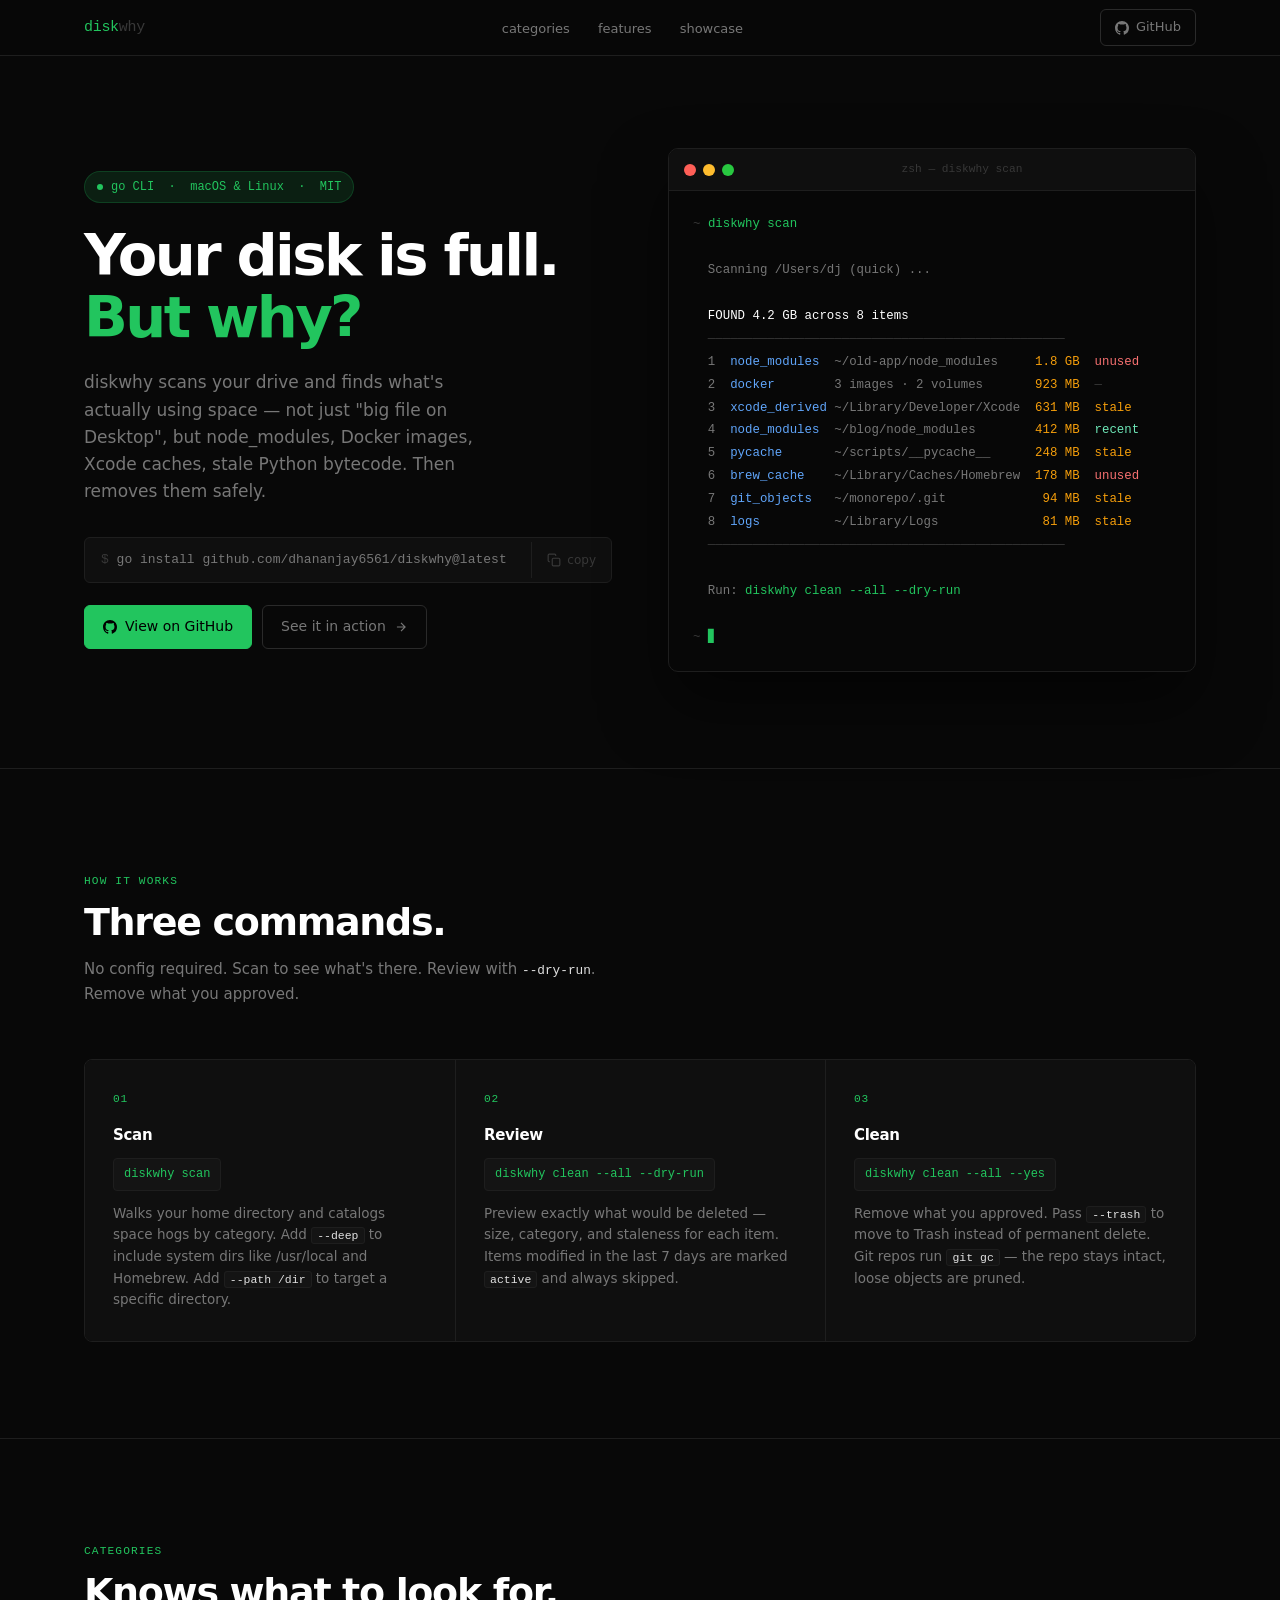
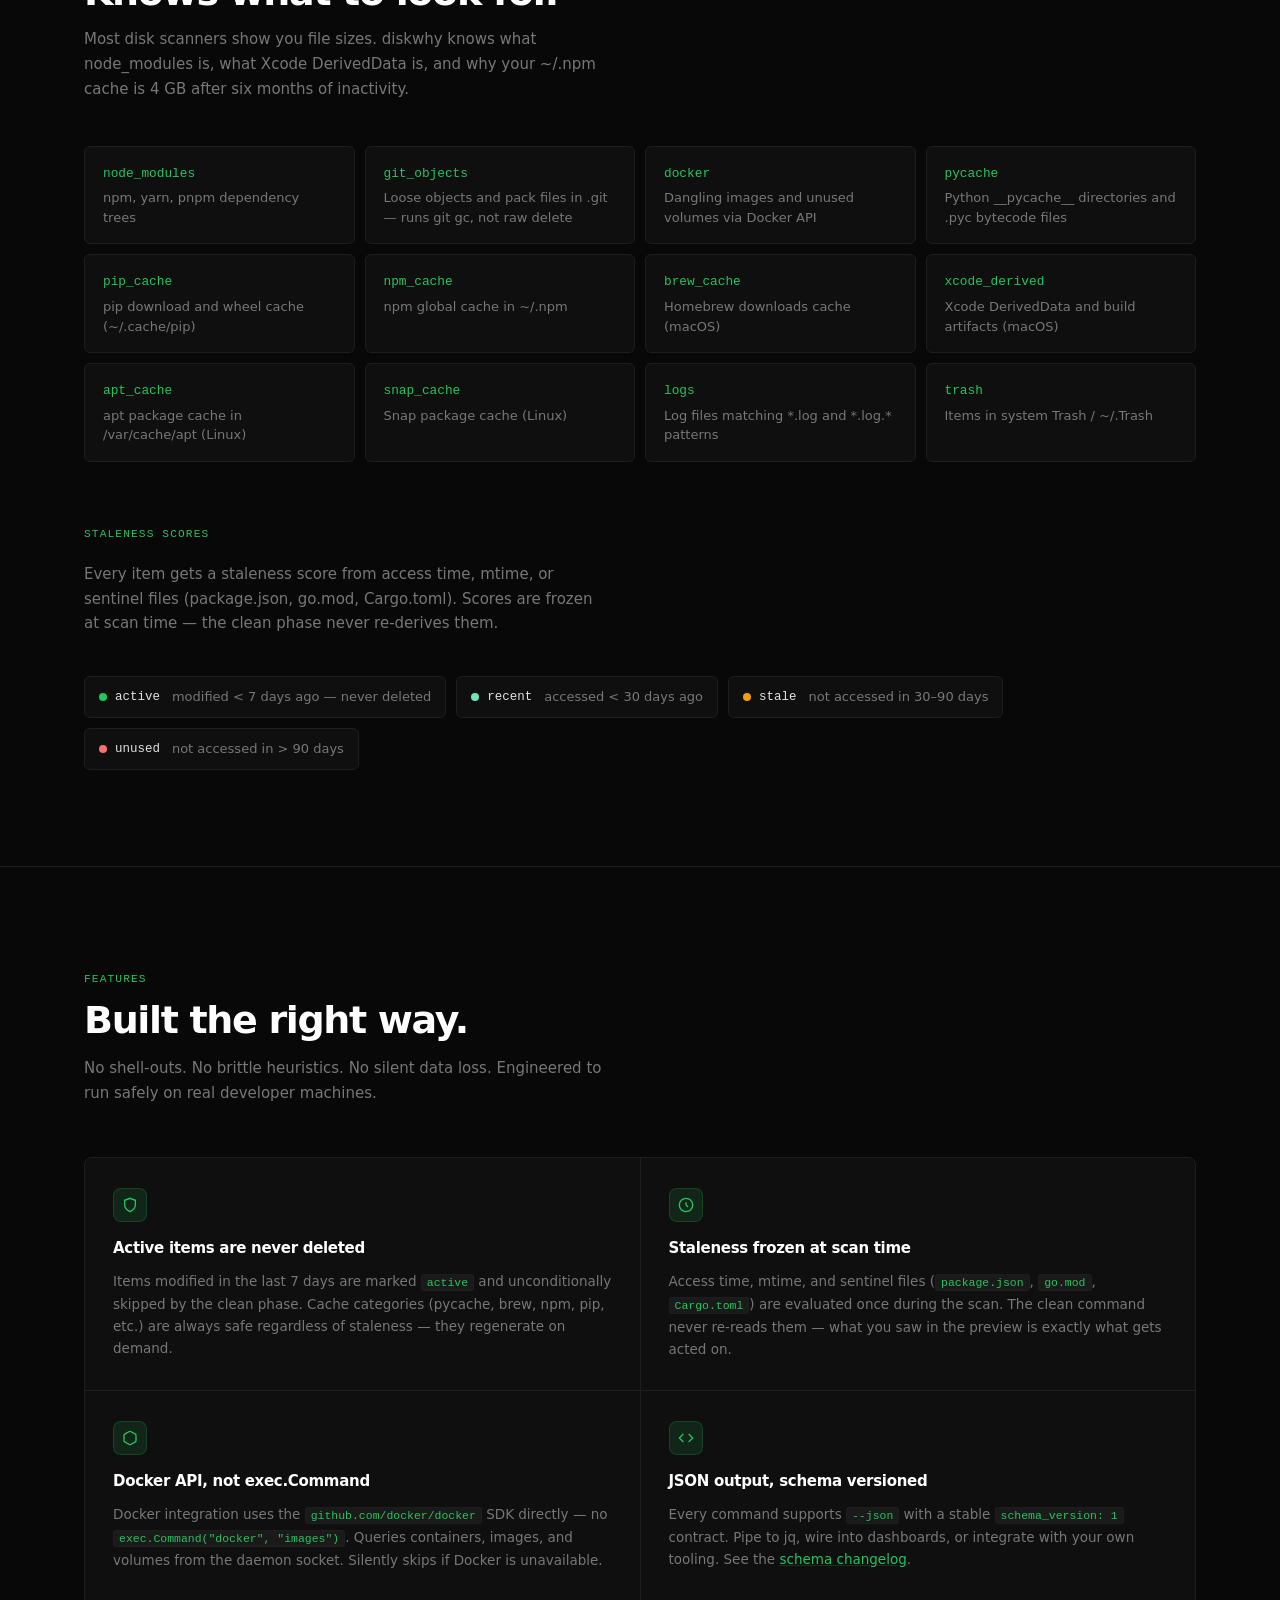
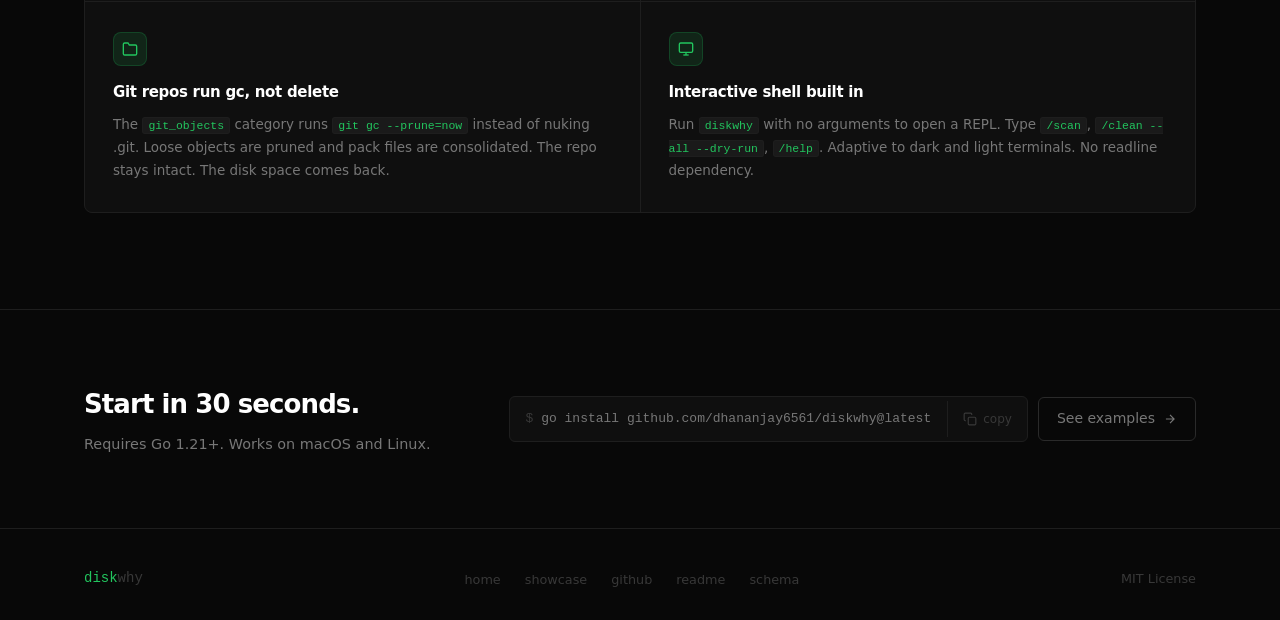
<file: web/index.html>
<!DOCTYPE html>
<html lang="en">
<head>
<meta charset="UTF-8">
<meta name="viewport" content="width=device-width, initial-scale=1.0">
<title>diskwhy — your disk is full. but why?</title>
<meta name="description" content="diskwhy finds what's consuming your disk — node_modules, Docker images, Python caches, Xcode junk — and removes them safely.">
<link rel="stylesheet" href="style.css">
<link rel="stylesheet" href="index.css">
</head>
<body>

<!-- NAV -->
<nav>
  <div class="nav-inner">
    <a href="index.html" class="nav-logo">disk<em>why</em></a>
    <ul class="nav-links">
      <li><a href="#what-it-finds">categories</a></li>
      <li><a href="#features">features</a></li>
      <li><a href="showcase.html">showcase</a></li>
    </ul>
    <a href="https://github.com/dhananjay6561/diskwhy" class="nav-gh" target="_blank" rel="noopener">
      <svg viewBox="0 0 16 16" fill="currentColor"><path d="M8 0C3.58 0 0 3.58 0 8c0 3.54 2.29 6.53 5.47 7.59.4.07.55-.17.55-.38 0-.19-.01-.82-.01-1.49-2.01.37-2.53-.49-2.69-.94-.09-.23-.48-.94-.82-1.13-.28-.15-.68-.52-.01-.53.63-.01 1.08.58 1.23.82.72 1.21 1.87.87 2.33.66.07-.52.28-.87.51-1.07-1.78-.2-3.64-.89-3.64-3.95 0-.87.31-1.59.82-2.15-.08-.2-.36-1.02.08-2.12 0 0 .67-.21 2.2.82.64-.18 1.32-.27 2-.27.68 0 1.36.09 2 .27 1.53-1.04 2.2-.82 2.2-.82.44 1.1.16 1.92.08 2.12.51.56.82 1.27.82 2.15 0 3.07-1.87 3.75-3.65 3.95.29.25.54.73.54 1.48 0 1.07-.01 1.93-.01 2.2 0 .21.15.46.55.38A8.013 8.013 0 0016 8c0-4.42-3.58-8-8-8z"/></svg>
      GitHub
    </a>
  </div>
</nav>

<!-- HERO -->
<section class="hero">
  <div class="container">
    <div class="hero-grid">

      <div>
        <div class="hero-pill">go CLI &nbsp;·&nbsp; macOS &amp; Linux &nbsp;·&nbsp; MIT</div>

        <h1>Your disk is full.<br><em>But why?</em></h1>

        <p class="hero-desc">diskwhy scans your drive and finds what's actually using space — not just "big file on Desktop", but node_modules, Docker images, Xcode caches, stale Python bytecode. Then removes them safely.</p>

        <div class="hero-install">
          <div class="install-strip">
            <code><span class="dollar">$</span> go install github.com/dhananjay6561/diskwhy@latest</code>
            <button class="copy-btn" onclick="copyCmd(this, 'go install github.com/dhananjay6561/diskwhy@latest')">
              <svg viewBox="0 0 24 24" fill="none" stroke="currentColor" stroke-width="2"><rect x="9" y="9" width="13" height="13" rx="2"/><path d="M5 15H4a2 2 0 01-2-2V4a2 2 0 012-2h9a2 2 0 012 2v1"/></svg>
              copy
            </button>
          </div>
        </div>

        <div class="hero-btns">
          <a href="https://github.com/dhananjay6561/diskwhy" class="btn btn-green" target="_blank" rel="noopener">
            <svg viewBox="0 0 16 16" fill="currentColor"><path d="M8 0C3.58 0 0 3.58 0 8c0 3.54 2.29 6.53 5.47 7.59.4.07.55-.17.55-.38 0-.19-.01-.82-.01-1.49-2.01.37-2.53-.49-2.69-.94-.09-.23-.48-.94-.82-1.13-.28-.15-.68-.52-.01-.53.63-.01 1.08.58 1.23.82.72 1.21 1.87.87 2.33.66.07-.52.28-.87.51-1.07-1.78-.2-3.64-.89-3.64-3.95 0-.87.31-1.59.82-2.15-.08-.2-.36-1.02.08-2.12 0 0 .67-.21 2.2.82.64-.18 1.32-.27 2-.27.68 0 1.36.09 2 .27 1.53-1.04 2.2-.82 2.2-.82.44 1.1.16 1.92.08 2.12.51.56.82 1.27.82 2.15 0 3.07-1.87 3.75-3.65 3.95.29.25.54.73.54 1.48 0 1.07-.01 1.93-.01 2.2 0 .21.15.46.55.38A8.013 8.013 0 0016 8c0-4.42-3.58-8-8-8z"/></svg>
            View on GitHub
          </a>
          <a href="showcase.html" class="btn btn-outline">
            See it in action
            <svg viewBox="0 0 24 24" fill="none" stroke="currentColor" stroke-width="2"><path d="M5 12h14M12 5l7 7-7 7"/></svg>
          </a>
        </div>
      </div>

      <!-- hero terminal -->
      <div>
        <div class="terminal">
          <div class="term-bar">
            <div class="term-dots">
              <div class="td td-r"></div>
              <div class="td td-y"></div>
              <div class="td td-g"></div>
            </div>
            <div class="term-label">zsh — diskwhy scan</div>
          </div>
          <div class="term-body"><span class="tp">~</span> <span class="tc">diskwhy scan</span>

<span class="tsi">  Scanning /Users/dj (quick) ...</span>

<span class="th">  FOUND 4.2 GB across 8 items</span>
<span class="ts">  ────────────────────────────────────────────────</span>
<span class="tsi">  1  </span><span class="tcat">node_modules  </span><span class="tsi">~/old-app/node_modules     </span><span class="tsz">1.8 GB  </span><span class="tu">unused</span>
<span class="tsi">  2  </span><span class="tcat">docker        </span><span class="tsi">3 images · 2 volumes       </span><span class="tsz">923 MB  </span><span class="tz">—</span>
<span class="tsi">  3  </span><span class="tcat">xcode_derived </span><span class="tsi">~/Library/Developer/Xcode  </span><span class="tsz">631 MB  </span><span class="tst">stale</span>
<span class="tsi">  4  </span><span class="tcat">node_modules  </span><span class="tsi">~/blog/node_modules        </span><span class="tsz">412 MB  </span><span class="tr">recent</span>
<span class="tsi">  5  </span><span class="tcat">pycache       </span><span class="tsi">~/scripts/__pycache__      </span><span class="tsz">248 MB  </span><span class="tst">stale</span>
<span class="tsi">  6  </span><span class="tcat">brew_cache    </span><span class="tsi">~/Library/Caches/Homebrew  </span><span class="tsz">178 MB  </span><span class="tu">unused</span>
<span class="tsi">  7  </span><span class="tcat">git_objects   </span><span class="tsi">~/monorepo/.git            </span><span class="tsz"> 94 MB  </span><span class="tst">stale</span>
<span class="tsi">  8  </span><span class="tcat">logs          </span><span class="tsi">~/Library/Logs             </span><span class="tsz"> 81 MB  </span><span class="tst">stale</span>
<span class="ts">  ────────────────────────────────────────────────</span>

<span class="tsi">  Run: </span><span class="tc">diskwhy clean --all --dry-run</span>

<span class="tp">~</span> <span class="cursor">▋</span></div>
        </div>
      </div>

    </div>
  </div>
</section>

<!-- HOW IT WORKS -->
<section class="section section-border">
  <div class="container">
    <span class="label">how it works</span>
    <h2 class="h2">Three commands.</h2>
    <p class="sub">No config required. Scan to see what's there. Review with <code style="font-family:var(--mono);font-size:.85em;color:var(--text)">--dry-run</code>. Remove what you approved.</p>

    <div class="how-grid">
      <div class="how-step">
        <span class="step-n">01</span>
        <div class="step-h">Scan</div>
        <div class="step-cmd">diskwhy scan</div>
        <p class="step-p">Walks your home directory and catalogs space hogs by category. Add <code>--deep</code> to include system dirs like /usr/local and Homebrew. Add <code>--path /dir</code> to target a specific directory.</p>
      </div>
      <div class="how-step">
        <span class="step-n">02</span>
        <div class="step-h">Review</div>
        <div class="step-cmd">diskwhy clean --all --dry-run</div>
        <p class="step-p">Preview exactly what would be deleted — size, category, and staleness for each item. Items modified in the last 7 days are marked <code>active</code> and always skipped.</p>
      </div>
      <div class="how-step">
        <span class="step-n">03</span>
        <div class="step-h">Clean</div>
        <div class="step-cmd">diskwhy clean --all --yes</div>
        <p class="step-p">Remove what you approved. Pass <code>--trash</code> to move to Trash instead of permanent delete. Git repos run <code>git gc</code> — the repo stays intact, loose objects are pruned.</p>
      </div>
    </div>
  </div>
</section>

<!-- CATEGORIES -->
<section class="section section-border" id="what-it-finds">
  <div class="container">
    <span class="label">categories</span>
    <h2 class="h2">Knows what to look for.</h2>
    <p class="sub">Most disk scanners show you file sizes. diskwhy knows what node_modules is, what Xcode DerivedData is, and why your ~/.npm cache is 4 GB after six months of inactivity.</p>

    <div class="cat-grid">
      <div class="cat-card">
        <div class="cat-name">node_modules</div>
        <div class="cat-desc">npm, yarn, pnpm dependency trees</div>
      </div>
      <div class="cat-card">
        <div class="cat-name">git_objects</div>
        <div class="cat-desc">Loose objects and pack files in .git — runs git gc, not raw delete</div>
      </div>
      <div class="cat-card">
        <div class="cat-name">docker</div>
        <div class="cat-desc">Dangling images and unused volumes via Docker API</div>
      </div>
      <div class="cat-card">
        <div class="cat-name">pycache</div>
        <div class="cat-desc">Python __pycache__ directories and .pyc bytecode files</div>
      </div>
      <div class="cat-card">
        <div class="cat-name">pip_cache</div>
        <div class="cat-desc">pip download and wheel cache (~/.cache/pip)</div>
      </div>
      <div class="cat-card">
        <div class="cat-name">npm_cache</div>
        <div class="cat-desc">npm global cache in ~/.npm</div>
      </div>
      <div class="cat-card">
        <div class="cat-name">brew_cache</div>
        <div class="cat-desc">Homebrew downloads cache (macOS)</div>
      </div>
      <div class="cat-card">
        <div class="cat-name">xcode_derived</div>
        <div class="cat-desc">Xcode DerivedData and build artifacts (macOS)</div>
      </div>
      <div class="cat-card">
        <div class="cat-name">apt_cache</div>
        <div class="cat-desc">apt package cache in /var/cache/apt (Linux)</div>
      </div>
      <div class="cat-card">
        <div class="cat-name">snap_cache</div>
        <div class="cat-desc">Snap package cache (Linux)</div>
      </div>
      <div class="cat-card">
        <div class="cat-name">logs</div>
        <div class="cat-desc">Log files matching *.log and *.log.* patterns</div>
      </div>
      <div class="cat-card">
        <div class="cat-name">trash</div>
        <div class="cat-desc">Items in system Trash / ~/.Trash</div>
      </div>
    </div>

    <!-- staleness -->
    <div style="margin-top: 56px;">
      <span class="label">staleness scores</span>
      <p class="sub" style="margin-top:8px; margin-bottom:0">Every item gets a staleness score from access time, mtime, or sentinel files (package.json, go.mod, Cargo.toml). Scores are frozen at scan time — the clean phase never re-derives them.</p>
      <div class="staleness-row">
        <div class="stale-badge">
          <span class="dot" style="background:var(--green)"></span>
          <span class="badge-name">active</span>
          <span class="badge-desc">modified &lt; 7 days ago — never deleted</span>
        </div>
        <div class="stale-badge">
          <span class="dot" style="background:#6ee7b7"></span>
          <span class="badge-name">recent</span>
          <span class="badge-desc">accessed &lt; 30 days ago</span>
        </div>
        <div class="stale-badge">
          <span class="dot" style="background:var(--orange)"></span>
          <span class="badge-name">stale</span>
          <span class="badge-desc">not accessed in 30–90 days</span>
        </div>
        <div class="stale-badge">
          <span class="dot" style="background:var(--red)"></span>
          <span class="badge-name">unused</span>
          <span class="badge-desc">not accessed in &gt; 90 days</span>
        </div>
      </div>
    </div>
  </div>
</section>

<!-- FEATURES -->
<section class="section section-border" id="features">
  <div class="container">
    <span class="label">features</span>
    <h2 class="h2">Built the right way.</h2>
    <p class="sub">No shell-outs. No brittle heuristics. No silent data loss. Engineered to run safely on real developer machines.</p>

    <div class="feat-grid">
      <div class="feat-card">
        <div class="feat-icon">
          <svg viewBox="0 0 24 24" fill="none" stroke="currentColor" stroke-width="2"><path d="M12 22s8-4 8-10V5l-8-3-8 3v7c0 6 8 10 8 10z"/></svg>
        </div>
        <div class="feat-h">Active items are never deleted</div>
        <p class="feat-p">Items modified in the last 7 days are marked <code>active</code> and unconditionally skipped by the clean phase. Cache categories (pycache, brew, npm, pip, etc.) are always safe regardless of staleness — they regenerate on demand.</p>
      </div>
      <div class="feat-card">
        <div class="feat-icon">
          <svg viewBox="0 0 24 24" fill="none" stroke="currentColor" stroke-width="2"><circle cx="12" cy="12" r="10"/><path d="M12 8v4l3 3"/></svg>
        </div>
        <div class="feat-h">Staleness frozen at scan time</div>
        <p class="feat-p">Access time, mtime, and sentinel files (<code>package.json</code>, <code>go.mod</code>, <code>Cargo.toml</code>) are evaluated once during the scan. The clean command never re-reads them — what you saw in the preview is exactly what gets acted on.</p>
      </div>
      <div class="feat-card">
        <div class="feat-icon">
          <svg viewBox="0 0 24 24" fill="none" stroke="currentColor" stroke-width="2"><path d="M21 16V8a2 2 0 00-1-1.73l-7-4a2 2 0 00-2 0l-7 4A2 2 0 003 8v8a2 2 0 001 1.73l7 4a2 2 0 002 0l7-4A2 2 0 0021 16z"/></svg>
        </div>
        <div class="feat-h">Docker API, not exec.Command</div>
        <p class="feat-p">Docker integration uses the <code>github.com/docker/docker</code> SDK directly — no <code>exec.Command("docker", "images")</code>. Queries containers, images, and volumes from the daemon socket. Silently skips if Docker is unavailable.</p>
      </div>
      <div class="feat-card">
        <div class="feat-icon">
          <svg viewBox="0 0 24 24" fill="none" stroke="currentColor" stroke-width="2"><polyline points="16 18 22 12 16 6"/><polyline points="8 6 2 12 8 18"/></svg>
        </div>
        <div class="feat-h">JSON output, schema versioned</div>
        <p class="feat-p">Every command supports <code>--json</code> with a stable <code>schema_version: 1</code> contract. Pipe to jq, wire into dashboards, or integrate with your own tooling. See the <a href="https://github.com/dhananjay6561/diskwhy/blob/main/SCHEMA_CHANGELOG.md" style="color:var(--green);text-decoration:underline;text-decoration-color:var(--green-ring)" target="_blank" rel="noopener">schema changelog</a>.</p>
      </div>
      <div class="feat-card">
        <div class="feat-icon">
          <svg viewBox="0 0 24 24" fill="none" stroke="currentColor" stroke-width="2"><path d="M22 19a2 2 0 01-2 2H4a2 2 0 01-2-2V5a2 2 0 012-2h5l2 3h9a2 2 0 012 2z"/></svg>
        </div>
        <div class="feat-h">Git repos run gc, not delete</div>
        <p class="feat-p">The <code>git_objects</code> category runs <code>git gc --prune=now</code> instead of nuking .git. Loose objects are pruned and pack files are consolidated. The repo stays intact. The disk space comes back.</p>
      </div>
      <div class="feat-card">
        <div class="feat-icon">
          <svg viewBox="0 0 24 24" fill="none" stroke="currentColor" stroke-width="2"><rect x="2" y="3" width="20" height="14" rx="2"/><line x1="8" y1="21" x2="16" y2="21"/><line x1="12" y1="17" x2="12" y2="21"/></svg>
        </div>
        <div class="feat-h">Interactive shell built in</div>
        <p class="feat-p">Run <code>diskwhy</code> with no arguments to open a REPL. Type <code>/scan</code>, <code>/clean --all --dry-run</code>, <code>/help</code>. Adaptive to dark and light terminals. No readline dependency.</p>
      </div>
    </div>
  </div>
</section>

<!-- CTA -->
<section class="cta-section">
  <div class="container">
    <div class="cta-row">
      <div>
        <h2>Start in 30 seconds.</h2>
        <p>Requires Go 1.21+. Works on macOS and Linux.</p>
      </div>
      <div class="cta-right">
        <div class="install-strip" style="min-width: 340px;">
          <code><span class="dollar">$</span> go install github.com/dhananjay6561/diskwhy@latest</code>
          <button class="copy-btn" onclick="copyCmd(this, 'go install github.com/dhananjay6561/diskwhy@latest')">
            <svg viewBox="0 0 24 24" fill="none" stroke="currentColor" stroke-width="2"><rect x="9" y="9" width="13" height="13" rx="2"/><path d="M5 15H4a2 2 0 01-2-2V4a2 2 0 012-2h9a2 2 0 012 2v1"/></svg>
            copy
          </button>
        </div>
        <a href="showcase.html" class="btn btn-outline">
          See examples
          <svg viewBox="0 0 24 24" fill="none" stroke="currentColor" stroke-width="2"><path d="M5 12h14M12 5l7 7-7 7"/></svg>
        </a>
      </div>
    </div>
  </div>
</section>

<footer>
  <div class="container">
    <div class="footer-row">
      <div class="footer-brand"><span>disk</span>why</div>
      <ul class="footer-links">
        <li><a href="index.html">home</a></li>
        <li><a href="showcase.html">showcase</a></li>
        <li><a href="https://github.com/dhananjay6561/diskwhy" target="_blank" rel="noopener">github</a></li>
        <li><a href="https://github.com/dhananjay6561/diskwhy/blob/main/README.md" target="_blank" rel="noopener">readme</a></li>
        <li><a href="https://github.com/dhananjay6561/diskwhy/blob/main/SCHEMA_CHANGELOG.md" target="_blank" rel="noopener">schema</a></li>
      </ul>
      <div class="footer-note">MIT License</div>
    </div>
  </div>
</footer>

<script src="app.js"></script>

</body>
</html>
</file>
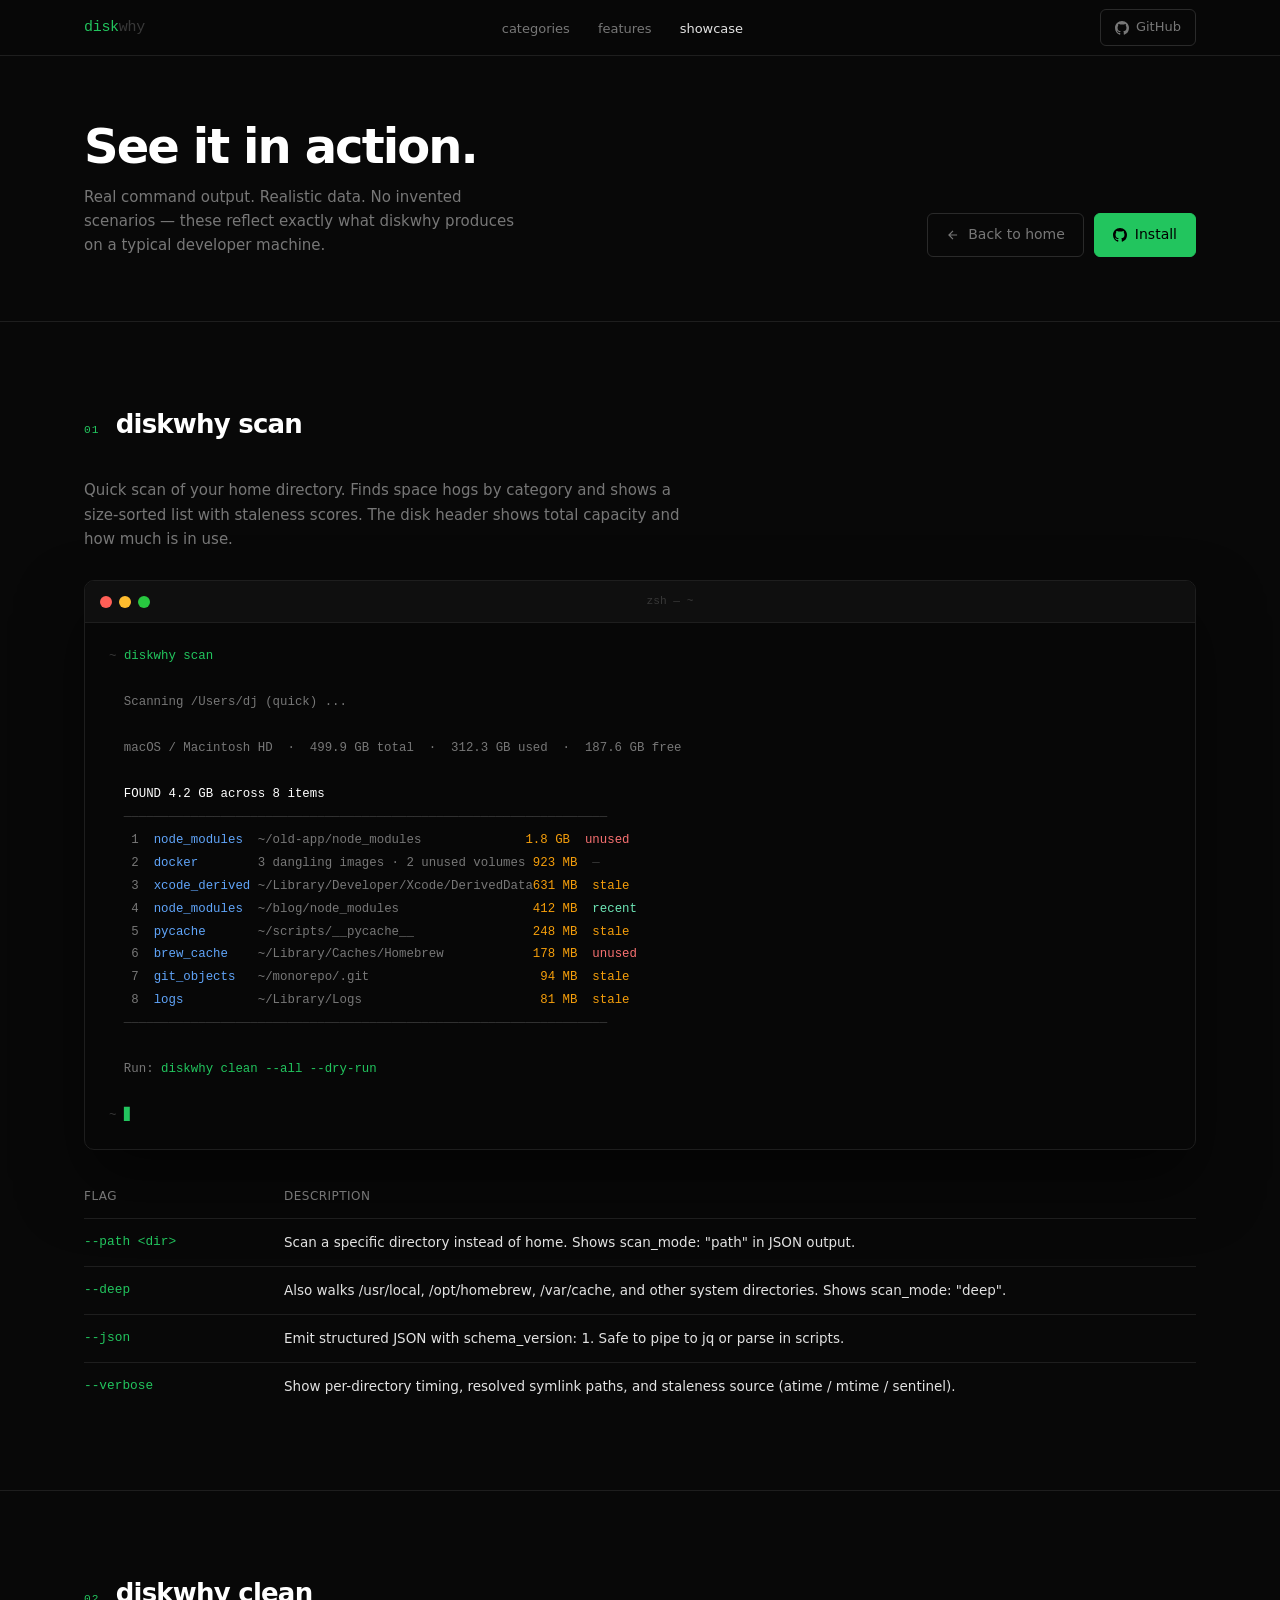
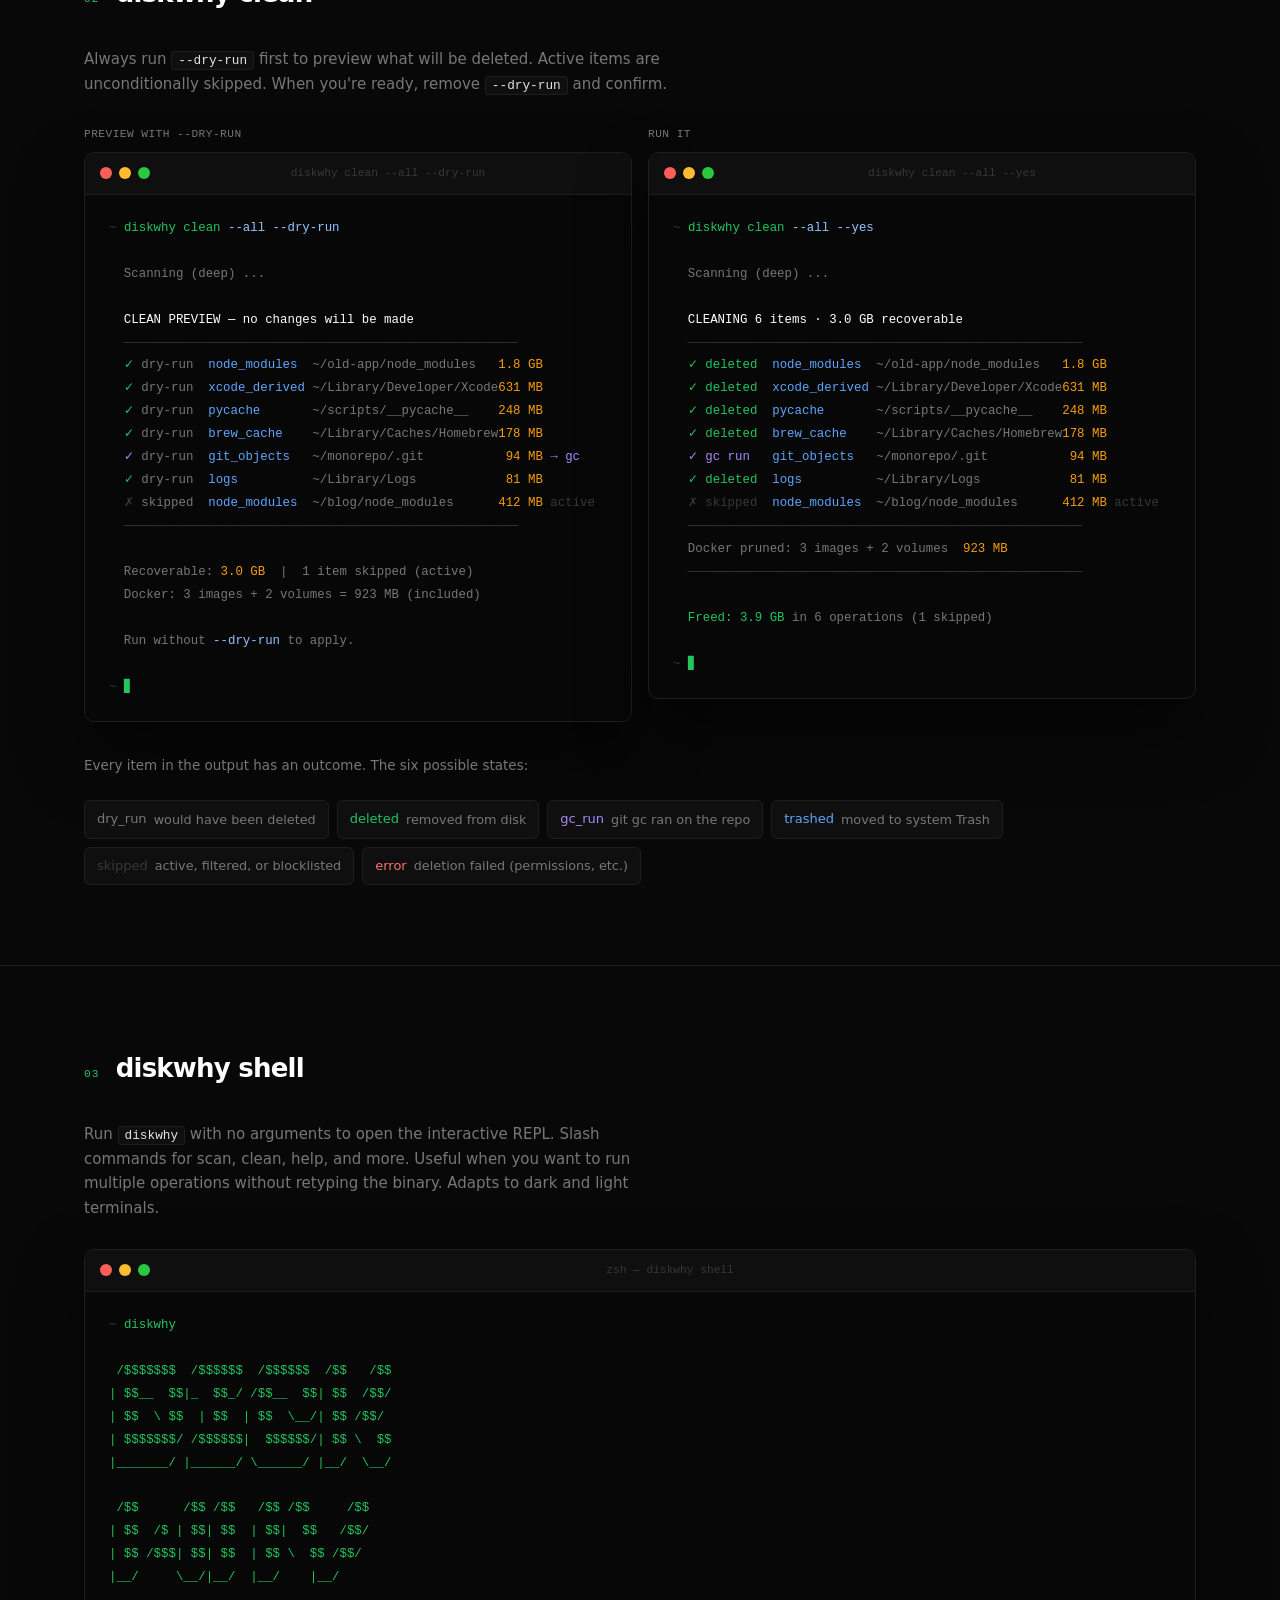
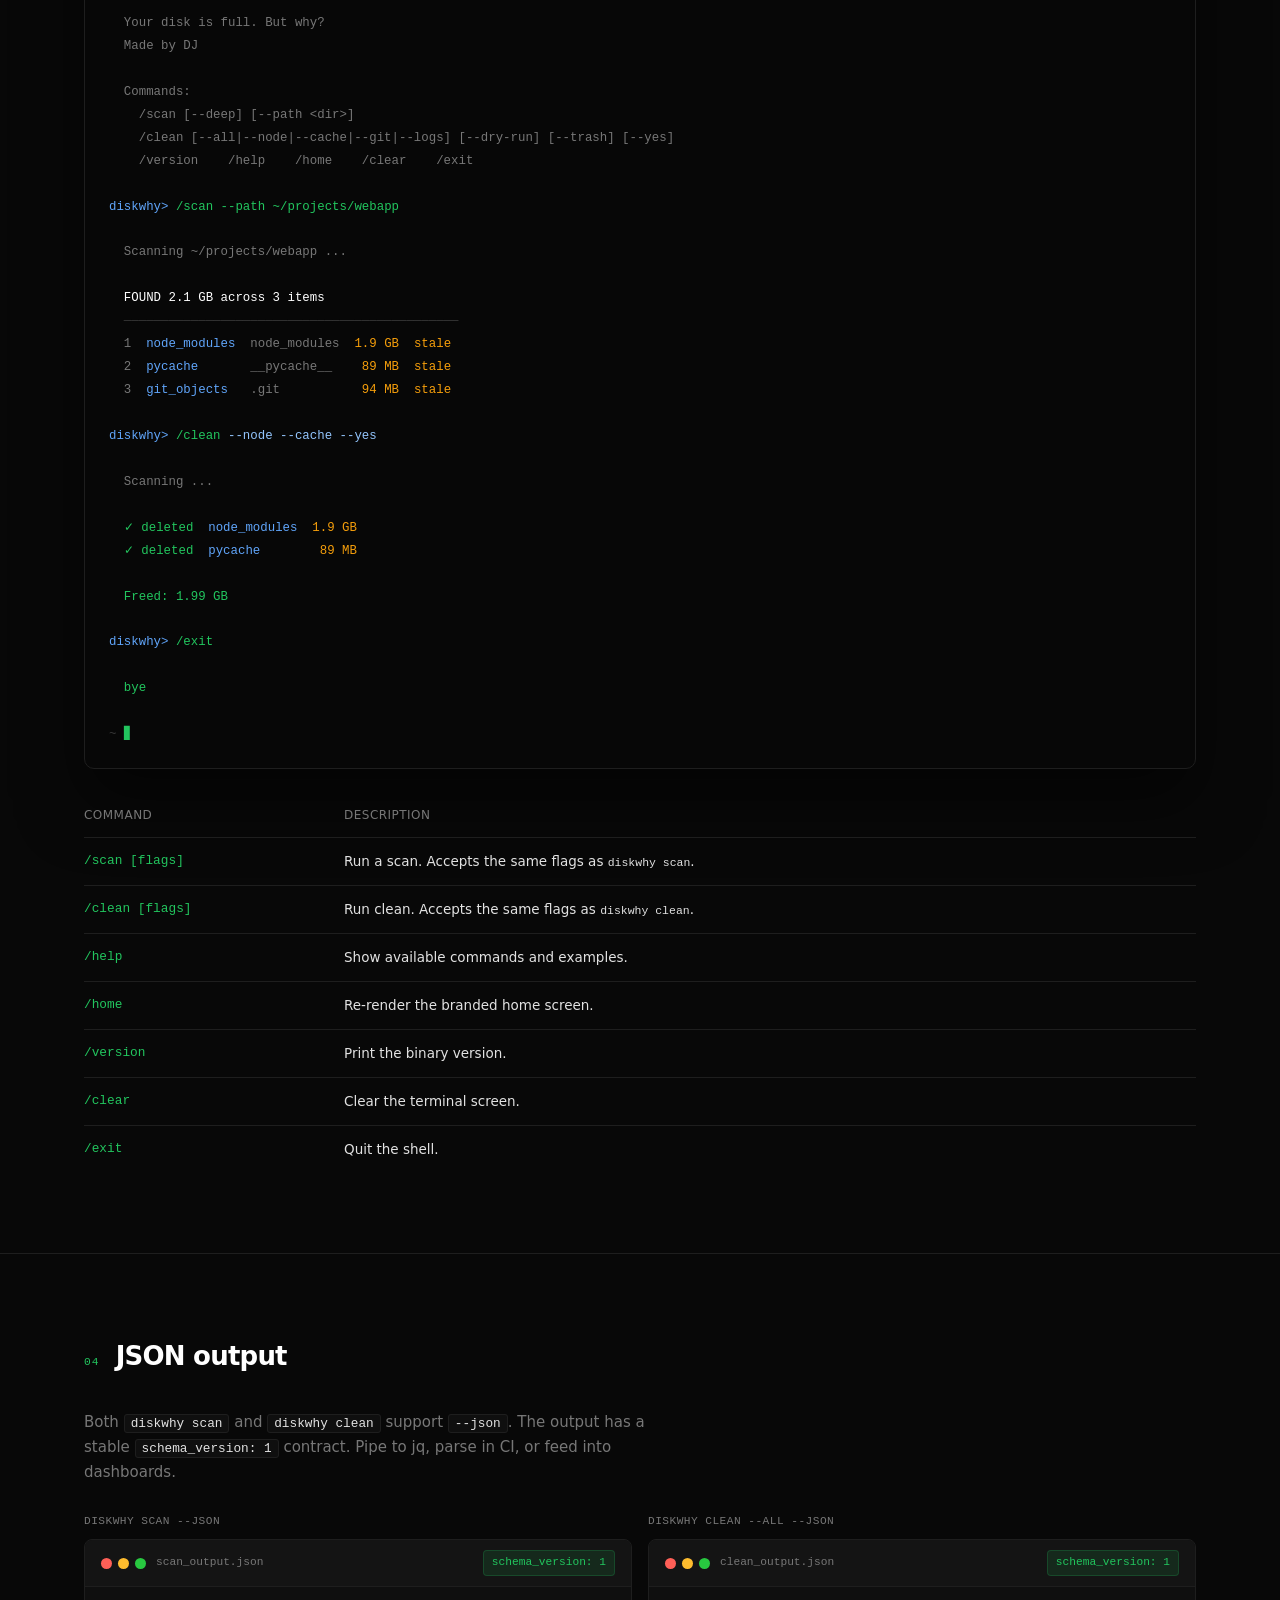
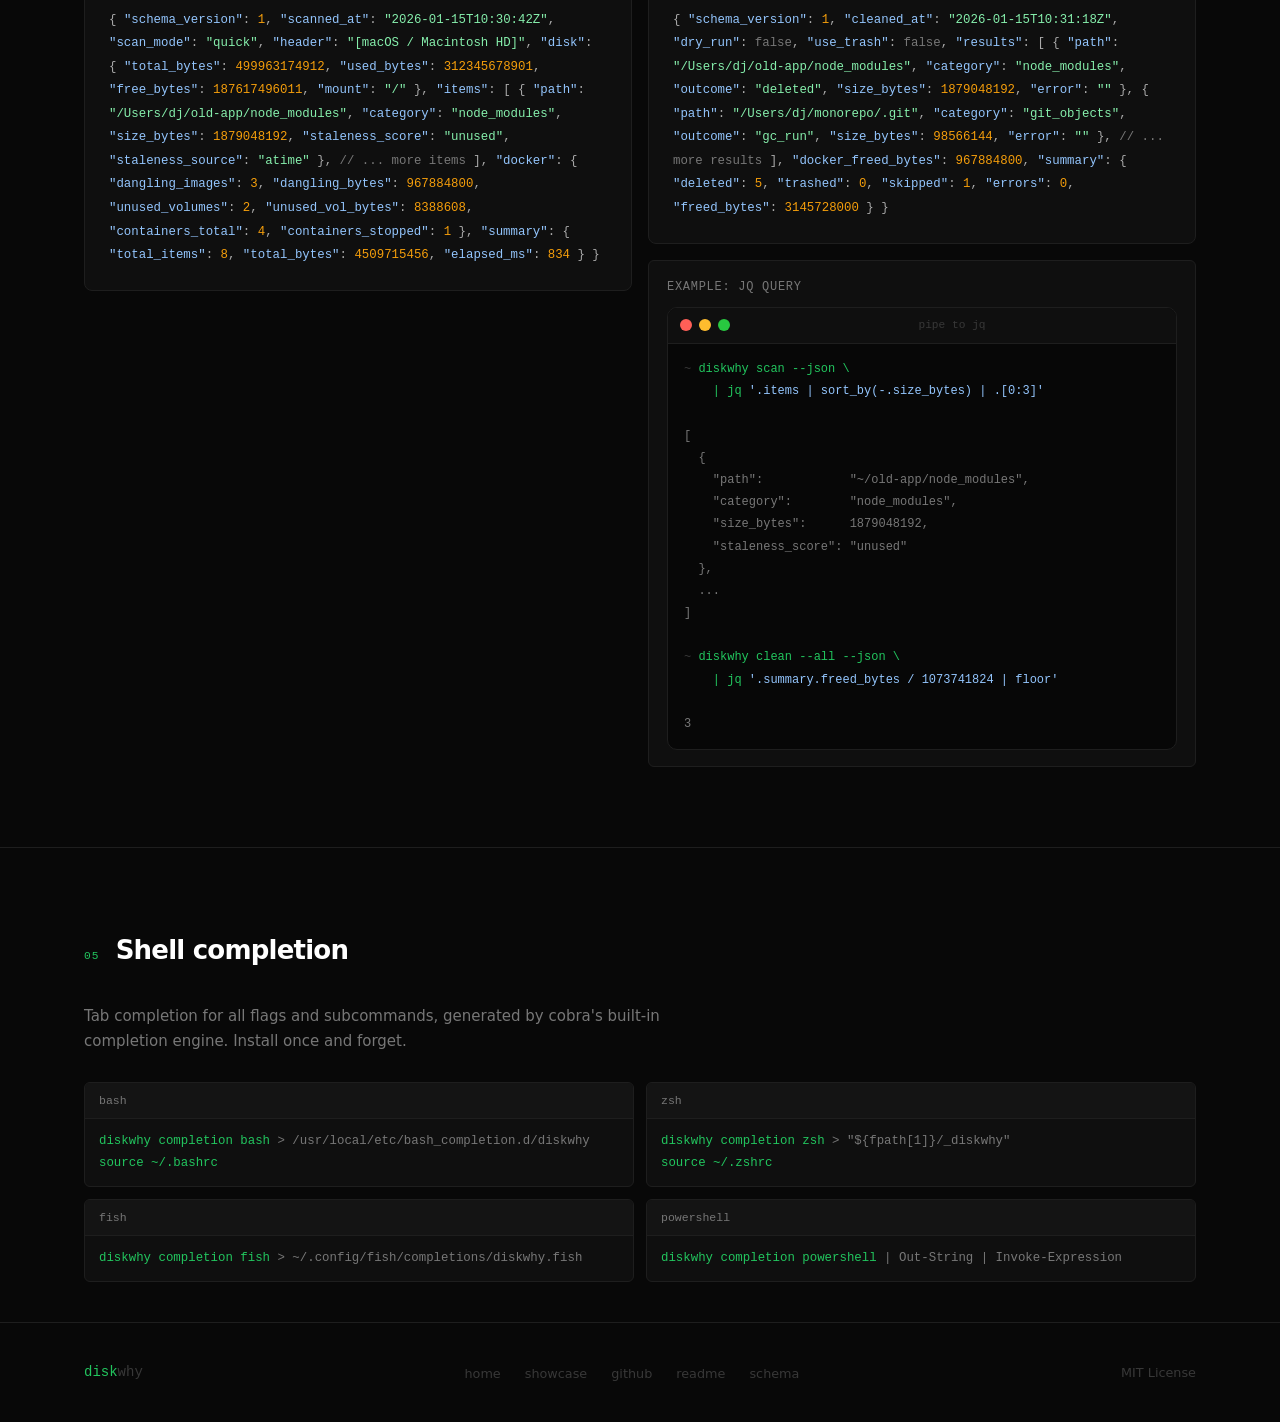
<file: web/showcase.html>
<!DOCTYPE html>
<html lang="en">
<head>
<meta charset="UTF-8">
<meta name="viewport" content="width=device-width, initial-scale=1.0">
<title>diskwhy — showcase</title>
<meta name="description" content="See diskwhy in action: scan output, clean with dry-run, interactive shell, and JSON output.">
<link rel="stylesheet" href="style.css">
<link rel="stylesheet" href="showcase.css">
</head>
<body>

<!-- NAV -->
<nav>
  <div class="nav-inner">
    <a href="index.html" class="nav-logo">disk<em>why</em></a>
    <ul class="nav-links">
      <li><a href="index.html#what-it-finds">categories</a></li>
      <li><a href="index.html#features">features</a></li>
      <li><a href="showcase.html" class="active">showcase</a></li>
    </ul>
    <a href="https://github.com/dhananjay6561/diskwhy" class="nav-gh" target="_blank" rel="noopener">
      <svg viewBox="0 0 16 16" fill="currentColor"><path d="M8 0C3.58 0 0 3.58 0 8c0 3.54 2.29 6.53 5.47 7.59.4.07.55-.17.55-.38 0-.19-.01-.82-.01-1.49-2.01.37-2.53-.49-2.69-.94-.09-.23-.48-.94-.82-1.13-.28-.15-.68-.52-.01-.53.63-.01 1.08.58 1.23.82.72 1.21 1.87.87 2.33.66.07-.52.28-.87.51-1.07-1.78-.2-3.64-.89-3.64-3.95 0-.87.31-1.59.82-2.15-.08-.2-.36-1.02.08-2.12 0 0 .67-.21 2.2.82.64-.18 1.32-.27 2-.27.68 0 1.36.09 2 .27 1.53-1.04 2.2-.82 2.2-.82.44 1.1.16 1.92.08 2.12.51.56.82 1.27.82 2.15 0 3.07-1.87 3.75-3.65 3.95.29.25.54.73.54 1.48 0 1.07-.01 1.93-.01 2.2 0 .21.15.46.55.38A8.013 8.013 0 0016 8c0-4.42-3.58-8-8-8z"/></svg>
      GitHub
    </a>
  </div>
</nav>

<!-- PAGE HEADER -->
<section class="page-hero">
  <div class="container">
    <div class="page-hero-inner">
      <div>
        <h1>See it in action.</h1>
        <p>Real command output. Realistic data. No invented scenarios — these reflect exactly what diskwhy produces on a typical developer machine.</p>
      </div>
      <div style="display:flex; gap:10px; flex-wrap:wrap; align-items:center">
        <a href="index.html" class="btn btn-outline">
          <svg viewBox="0 0 24 24" fill="none" stroke="currentColor" stroke-width="2"><path d="M19 12H5M12 19l-7-7 7-7"/></svg>
          Back to home
        </a>
        <a href="https://github.com/dhananjay6561/diskwhy" class="btn btn-green" target="_blank" rel="noopener">
          <svg viewBox="0 0 16 16" fill="currentColor"><path d="M8 0C3.58 0 0 3.58 0 8c0 3.54 2.29 6.53 5.47 7.59.4.07.55-.17.55-.38 0-.19-.01-.82-.01-1.49-2.01.37-2.53-.49-2.69-.94-.09-.23-.48-.94-.82-1.13-.28-.15-.68-.52-.01-.53.63-.01 1.08.58 1.23.82.72 1.21 1.87.87 2.33.66.07-.52.28-.87.51-1.07-1.78-.2-3.64-.89-3.64-3.95 0-.87.31-1.59.82-2.15-.08-.2-.36-1.02.08-2.12 0 0 .67-.21 2.2.82.64-.18 1.32-.27 2-.27.68 0 1.36.09 2 .27 1.53-1.04 2.2-.82 2.2-.82.44 1.1.16 1.92.08 2.12.51.56.82 1.27.82 2.15 0 3.07-1.87 3.75-3.65 3.95.29.25.54.73.54 1.48 0 1.07-.01 1.93-.01 2.2 0 .21.15.46.55.38A8.013 8.013 0 0016 8c0-4.42-3.58-8-8-8z"/></svg>
          Install
        </a>
      </div>
    </div>
  </div>
</section>

<!-- ── DEMO 1: scan ── -->
<section class="demo">
  <div class="container">
    <div class="demo-header">
      <span class="demo-num">01</span>
      <h2 class="demo-title">diskwhy scan</h2>
    </div>
    <p class="demo-desc">Quick scan of your home directory. Finds space hogs by category and shows a size-sorted list with staleness scores. The disk header shows total capacity and how much is in use.</p>

    <div class="terminal">
      <div class="term-bar">
        <div class="term-dots">
          <div class="td td-r"></div><div class="td td-y"></div><div class="td td-g"></div>
        </div>
        <div class="term-label">zsh — ~</div>
      </div>
      <div class="term-body"><span class="tp">~</span> <span class="tc">diskwhy scan</span>

<span class="tsi">  Scanning /Users/dj (quick) ...</span>

<span class="tsi">  macOS / Macintosh HD  ·  499.9 GB total  ·  312.3 GB used  ·  187.6 GB free</span>

<span class="th">  FOUND 4.2 GB across 8 items</span>
<span class="ts">  ─────────────────────────────────────────────────────────────────</span>
<span class="tsi">   1  </span><span class="tcat">node_modules  </span><span class="tsi">~/old-app/node_modules              </span><span class="tsz">1.8 GB  </span><span class="tu">unused</span>
<span class="tsi">   2  </span><span class="tcat">docker        </span><span class="tsi">3 dangling images · 2 unused volumes </span><span class="tsz">923 MB  </span><span class="tz">—</span>
<span class="tsi">   3  </span><span class="tcat">xcode_derived </span><span class="tsi">~/Library/Developer/Xcode/DerivedData</span><span class="tsz">631 MB  </span><span class="tst">stale</span>
<span class="tsi">   4  </span><span class="tcat">node_modules  </span><span class="tsi">~/blog/node_modules                  </span><span class="tsz">412 MB  </span><span class="tr">recent</span>
<span class="tsi">   5  </span><span class="tcat">pycache       </span><span class="tsi">~/scripts/__pycache__                </span><span class="tsz">248 MB  </span><span class="tst">stale</span>
<span class="tsi">   6  </span><span class="tcat">brew_cache    </span><span class="tsi">~/Library/Caches/Homebrew            </span><span class="tsz">178 MB  </span><span class="tu">unused</span>
<span class="tsi">   7  </span><span class="tcat">git_objects   </span><span class="tsi">~/monorepo/.git                      </span><span class="tsz"> 94 MB  </span><span class="tst">stale</span>
<span class="tsi">   8  </span><span class="tcat">logs          </span><span class="tsi">~/Library/Logs                       </span><span class="tsz"> 81 MB  </span><span class="tst">stale</span>
<span class="ts">  ─────────────────────────────────────────────────────────────────</span>

<span class="tsi">  Run: </span><span class="tc">diskwhy clean --all --dry-run</span>

<span class="tp">~</span> <span class="cursor">▋</span></div>
    </div>

    <!-- scan flags -->
    <table class="flag-table" style="margin-top:36px">
      <thead>
        <tr>
          <th style="width:200px">Flag</th>
          <th>Description</th>
        </tr>
      </thead>
      <tbody>
        <tr>
          <td>--path &lt;dir&gt;</td>
          <td>Scan a specific directory instead of home. Shows scan_mode: "path" in JSON output.</td>
        </tr>
        <tr>
          <td>--deep</td>
          <td>Also walks /usr/local, /opt/homebrew, /var/cache, and other system directories. Shows scan_mode: "deep".</td>
        </tr>
        <tr>
          <td>--json</td>
          <td>Emit structured JSON with schema_version: 1. Safe to pipe to jq or parse in scripts.</td>
        </tr>
        <tr>
          <td>--verbose</td>
          <td>Show per-directory timing, resolved symlink paths, and staleness source (atime / mtime / sentinel).</td>
        </tr>
      </tbody>
    </table>
  </div>
</section>

<!-- ── DEMO 2: clean dry-run then actual ── -->
<section class="demo">
  <div class="container">
    <div class="demo-header">
      <span class="demo-num">02</span>
      <h2 class="demo-title">diskwhy clean</h2>
    </div>
    <p class="demo-desc">Always run <code>--dry-run</code> first to preview what will be deleted. Active items are unconditionally skipped. When you're ready, remove <code>--dry-run</code> and confirm.</p>

    <div class="demo-two-col">
      <div>
        <div class="col-label">preview with --dry-run</div>
        <div class="terminal">
          <div class="term-bar">
            <div class="term-dots">
              <div class="td td-r"></div><div class="td td-y"></div><div class="td td-g"></div>
            </div>
            <div class="term-label">diskwhy clean --all --dry-run</div>
          </div>
          <div class="term-body"><span class="tp">~</span> <span class="tc">diskwhy clean <span class="tf">--all --dry-run</span></span>

<span class="tsi">  Scanning (deep) ...</span>

<span class="th">  CLEAN PREVIEW — no changes will be made</span>
<span class="ts">  ─────────────────────────────────────────────────────</span>
<span class="tok">  ✓</span> <span class="tsi">dry-run  </span><span class="tcat">node_modules  </span><span class="tsi">~/old-app/node_modules   </span><span class="tsz">1.8 GB</span>
<span class="tok">  ✓</span> <span class="tsi">dry-run  </span><span class="tcat">xcode_derived </span><span class="tsi">~/Library/Developer/Xcode</span><span class="tsz">631 MB</span>
<span class="tok">  ✓</span> <span class="tsi">dry-run  </span><span class="tcat">pycache       </span><span class="tsi">~/scripts/__pycache__    </span><span class="tsz">248 MB</span>
<span class="tok">  ✓</span> <span class="tsi">dry-run  </span><span class="tcat">brew_cache    </span><span class="tsi">~/Library/Caches/Homebrew</span><span class="tsz">178 MB</span>
<span class="tgc">  ✓</span> <span class="tsi">dry-run  </span><span class="tcat">git_objects   </span><span class="tsi">~/monorepo/.git          </span><span class="tsz"> 94 MB</span><span class="tgc"> → gc</span>
<span class="tok">  ✓</span> <span class="tsi">dry-run  </span><span class="tcat">logs          </span><span class="tsi">~/Library/Logs           </span><span class="tsz"> 81 MB</span>
<span class="tsk">  ✗</span> <span class="tsi">skipped  </span><span class="tcat">node_modules  </span><span class="tsi">~/blog/node_modules      </span><span class="tsz">412 MB</span><span class="tsk"> active</span>
<span class="ts">  ─────────────────────────────────────────────────────</span>

<span class="tsi">  Recoverable: </span><span class="tsz">3.0 GB  </span><span class="tsi">|  1 item skipped (active)</span>
<span class="tsi">  Docker: 3 images + 2 volumes = 923 MB (included)</span>

<span class="tsi">  Run without </span><span class="tf">--dry-run</span><span class="tsi"> to apply.</span>

<span class="tp">~</span> <span class="cursor">▋</span></div>
        </div>
      </div>

      <div>
        <div class="col-label">run it</div>
        <div class="terminal">
          <div class="term-bar">
            <div class="term-dots">
              <div class="td td-r"></div><div class="td td-y"></div><div class="td td-g"></div>
            </div>
            <div class="term-label">diskwhy clean --all --yes</div>
          </div>
          <div class="term-body"><span class="tp">~</span> <span class="tc">diskwhy clean <span class="tf">--all --yes</span></span>

<span class="tsi">  Scanning (deep) ...</span>

<span class="th">  CLEANING 6 items · 3.0 GB recoverable</span>
<span class="ts">  ─────────────────────────────────────────────────────</span>
<span class="tok">  ✓ deleted  </span><span class="tcat">node_modules  </span><span class="tsi">~/old-app/node_modules   </span><span class="tsz">1.8 GB</span>
<span class="tok">  ✓ deleted  </span><span class="tcat">xcode_derived </span><span class="tsi">~/Library/Developer/Xcode</span><span class="tsz">631 MB</span>
<span class="tok">  ✓ deleted  </span><span class="tcat">pycache       </span><span class="tsi">~/scripts/__pycache__    </span><span class="tsz">248 MB</span>
<span class="tok">  ✓ deleted  </span><span class="tcat">brew_cache    </span><span class="tsi">~/Library/Caches/Homebrew</span><span class="tsz">178 MB</span>
<span class="tgc">  ✓ gc run   </span><span class="tcat">git_objects   </span><span class="tsi">~/monorepo/.git          </span><span class="tsz"> 94 MB</span>
<span class="tok">  ✓ deleted  </span><span class="tcat">logs          </span><span class="tsi">~/Library/Logs           </span><span class="tsz"> 81 MB</span>
<span class="tsk">  ✗ skipped  </span><span class="tcat">node_modules  </span><span class="tsi">~/blog/node_modules      </span><span class="tsz">412 MB</span><span class="tsk"> active</span>
<span class="ts">  ─────────────────────────────────────────────────────</span>
<span class="tsi">  Docker pruned: 3 images + 2 volumes  </span><span class="tsz">923 MB</span>
<span class="ts">  ─────────────────────────────────────────────────────</span>

<span class="tok">  Freed: 3.9 GB</span><span class="tsi"> in 6 operations (1 skipped)</span>

<span class="tp">~</span> <span class="cursor">▋</span></div>
        </div>
      </div>
    </div>

    <!-- clean outcomes legend -->
    <div style="margin-top: 32px;">
      <p style="font-size:.84375rem; color:var(--text2); margin-bottom:14px">Every item in the output has an outcome. The six possible states:</p>
      <div class="outcome-row">
        <div class="outcome-pill">
          <span style="color:var(--text2)">dry_run</span>
          <span style="color:var(--text2); font-size:.8rem">would have been deleted</span>
        </div>
        <div class="outcome-pill">
          <span style="color:var(--green)">deleted</span>
          <span style="color:var(--text2); font-size:.8rem">removed from disk</span>
        </div>
        <div class="outcome-pill">
          <span style="color:#a78bfa">gc_run</span>
          <span style="color:var(--text2); font-size:.8rem">git gc ran on the repo</span>
        </div>
        <div class="outcome-pill">
          <span style="color:#60a5fa">trashed</span>
          <span style="color:var(--text2); font-size:.8rem">moved to system Trash</span>
        </div>
        <div class="outcome-pill">
          <span style="color:var(--text3)">skipped</span>
          <span style="color:var(--text2); font-size:.8rem">active, filtered, or blocklisted</span>
        </div>
        <div class="outcome-pill">
          <span style="color:var(--red)">error</span>
          <span style="color:var(--text2); font-size:.8rem">deletion failed (permissions, etc.)</span>
        </div>
      </div>
    </div>
  </div>
</section>

<!-- ── DEMO 3: interactive shell ── -->
<section class="demo">
  <div class="container">
    <div class="demo-header">
      <span class="demo-num">03</span>
      <h2 class="demo-title">diskwhy shell</h2>
    </div>
    <p class="demo-desc">Run <code>diskwhy</code> with no arguments to open the interactive REPL. Slash commands for scan, clean, help, and more. Useful when you want to run multiple operations without retyping the binary. Adapts to dark and light terminals.</p>

    <div class="terminal">
      <div class="term-bar">
        <div class="term-dots">
          <div class="td td-r"></div><div class="td td-y"></div><div class="td td-g"></div>
        </div>
        <div class="term-label">zsh — diskwhy shell</div>
      </div>
      <div class="term-body"><span class="tp">~</span> <span class="tc">diskwhy</span>

<span class="tok"> /$$$$$$$  /$$$$$$  /$$$$$$  /$$   /$$
| $$__  $$|_  $$_/ /$$__  $$| $$  /$$/
| $$  \ $$  | $$  | $$  \__/| $$ /$$/
| $$$$$$$/ /$$$$$$|  $$$$$$/| $$ \  $$
|_______/ |______/ \______/ |__/  \__/</span>

<span class="tok"> /$$      /$$ /$$   /$$ /$$     /$$
| $$  /$ | $$| $$  | $$|  $$   /$$/
| $$ /$$$| $$| $$  | $$ \  $$ /$$/
|__/     \__/|__/  |__/    |__/</span>

<span class="tsi">  Your disk is full. But why?
  Made by DJ
</span>
<span class="tsi">  Commands:
    /scan [--deep] [--path &lt;dir&gt;]
    /clean [--all|--node|--cache|--git|--logs] [--dry-run] [--trash] [--yes]
    /version    /help    /home    /clear    /exit
</span>
<span class="tcat">diskwhy&gt;</span> <span class="tc">/scan --path ~/projects/webapp</span>

<span class="tsi">  Scanning ~/projects/webapp ...</span>

<span class="th">  FOUND 2.1 GB across 3 items</span>
<span class="ts">  ─────────────────────────────────────────────</span>
<span class="tsi">  1  </span><span class="tcat">node_modules  </span><span class="tsi">node_modules  </span><span class="tsz">1.9 GB  </span><span class="tst">stale</span>
<span class="tsi">  2  </span><span class="tcat">pycache       </span><span class="tsi">__pycache__   </span><span class="tsz"> 89 MB  </span><span class="tst">stale</span>
<span class="tsi">  3  </span><span class="tcat">git_objects   </span><span class="tsi">.git          </span><span class="tsz"> 94 MB  </span><span class="tst">stale</span>

<span class="tcat">diskwhy&gt;</span> <span class="tc">/clean <span class="tf">--node --cache --yes</span></span>

<span class="tsi">  Scanning ...</span>

<span class="tok">  ✓ deleted  </span><span class="tcat">node_modules  </span><span class="tsz">1.9 GB</span>
<span class="tok">  ✓ deleted  </span><span class="tcat">pycache       </span><span class="tsz"> 89 MB</span>

<span class="tok">  Freed: 1.99 GB</span>

<span class="tcat">diskwhy&gt;</span> <span class="tc">/exit</span>

<span class="tok">  bye</span>

<span class="tp">~</span> <span class="cursor">▋</span></div>
    </div>

    <!-- shell commands reference -->
    <table class="flag-table" style="margin-top:36px">
      <thead>
        <tr>
          <th style="width:260px">Command</th>
          <th>Description</th>
        </tr>
      </thead>
      <tbody>
        <tr><td>/scan [flags]</td><td>Run a scan. Accepts the same flags as <code style="font-family:var(--mono);font-size:.85em;color:var(--text)">diskwhy scan</code>.</td></tr>
        <tr><td>/clean [flags]</td><td>Run clean. Accepts the same flags as <code style="font-family:var(--mono);font-size:.85em;color:var(--text)">diskwhy clean</code>.</td></tr>
        <tr><td>/help</td><td>Show available commands and examples.</td></tr>
        <tr><td>/home</td><td>Re-render the branded home screen.</td></tr>
        <tr><td>/version</td><td>Print the binary version.</td></tr>
        <tr><td>/clear</td><td>Clear the terminal screen.</td></tr>
        <tr><td>/exit</td><td>Quit the shell.</td></tr>
      </tbody>
    </table>
  </div>
</section>

<!-- ── DEMO 4: JSON output ── -->
<section class="demo">
  <div class="container">
    <div class="demo-header">
      <span class="demo-num">04</span>
      <h2 class="demo-title">JSON output</h2>
    </div>
    <p class="demo-desc">Both <code>diskwhy scan</code> and <code>diskwhy clean</code> support <code>--json</code>. The output has a stable <code>schema_version: 1</code> contract. Pipe to jq, parse in CI, or feed into dashboards.</p>

    <div class="demo-two-col" style="align-items:start">
      <div>
        <div class="col-label">diskwhy scan --json</div>
        <div class="json-wrap">
          <div class="json-bar">
            <div class="json-bar-left">
              <div class="json-dots">
                <div class="jd jd-r"></div><div class="jd jd-y"></div><div class="jd jd-g"></div>
              </div>
              <span class="json-filename">scan_output.json</span>
            </div>
            <span class="json-schema-badge">schema_version: 1</span>
          </div>
          <div class="json-pre">{
  <span class="jk">"schema_version"</span>: <span class="jn">1</span>,
  <span class="jk">"scanned_at"</span>:     <span class="jv">"2026-01-15T10:30:42Z"</span>,
  <span class="jk">"scan_mode"</span>:      <span class="jv">"quick"</span>,
  <span class="jk">"header"</span>:         <span class="jv">"[macOS / Macintosh HD]"</span>,
  <span class="jk">"disk"</span>: {
    <span class="jk">"total_bytes"</span>: <span class="jn">499963174912</span>,
    <span class="jk">"used_bytes"</span>:  <span class="jn">312345678901</span>,
    <span class="jk">"free_bytes"</span>:  <span class="jn">187617496011</span>,
    <span class="jk">"mount"</span>:        <span class="jv">"/"</span>
  },
  <span class="jk">"items"</span>: [
    {
      <span class="jk">"path"</span>:             <span class="jv">"/Users/dj/old-app/node_modules"</span>,
      <span class="jk">"category"</span>:         <span class="jv">"node_modules"</span>,
      <span class="jk">"size_bytes"</span>:       <span class="jn">1879048192</span>,
      <span class="jk">"staleness_score"</span>:  <span class="jv">"unused"</span>,
      <span class="jk">"staleness_source"</span>: <span class="jv">"atime"</span>
    },
    <span class="jp">// ... more items</span>
  ],
  <span class="jk">"docker"</span>: {
    <span class="jk">"dangling_images"</span>:    <span class="jn">3</span>,
    <span class="jk">"dangling_bytes"</span>:    <span class="jn">967884800</span>,
    <span class="jk">"unused_volumes"</span>:     <span class="jn">2</span>,
    <span class="jk">"unused_vol_bytes"</span>:   <span class="jn">8388608</span>,
    <span class="jk">"containers_total"</span>:   <span class="jn">4</span>,
    <span class="jk">"containers_stopped"</span>: <span class="jn">1</span>
  },
  <span class="jk">"summary"</span>: {
    <span class="jk">"total_items"</span>: <span class="jn">8</span>,
    <span class="jk">"total_bytes"</span>: <span class="jn">4509715456</span>,
    <span class="jk">"elapsed_ms"</span>:  <span class="jn">834</span>
  }
}</div>
        </div>
      </div>

      <div>
        <div class="col-label">diskwhy clean --all --json</div>
        <div class="json-wrap">
          <div class="json-bar">
            <div class="json-bar-left">
              <div class="json-dots">
                <div class="jd jd-r"></div><div class="jd jd-y"></div><div class="jd jd-g"></div>
              </div>
              <span class="json-filename">clean_output.json</span>
            </div>
            <span class="json-schema-badge">schema_version: 1</span>
          </div>
          <div class="json-pre">{
  <span class="jk">"schema_version"</span>:      <span class="jn">1</span>,
  <span class="jk">"cleaned_at"</span>:          <span class="jv">"2026-01-15T10:31:18Z"</span>,
  <span class="jk">"dry_run"</span>:             <span class="jb">false</span>,
  <span class="jk">"use_trash"</span>:           <span class="jb">false</span>,
  <span class="jk">"results"</span>: [
    {
      <span class="jk">"path"</span>:       <span class="jv">"/Users/dj/old-app/node_modules"</span>,
      <span class="jk">"category"</span>:   <span class="jv">"node_modules"</span>,
      <span class="jk">"outcome"</span>:    <span class="jv">"deleted"</span>,
      <span class="jk">"size_bytes"</span>: <span class="jn">1879048192</span>,
      <span class="jk">"error"</span>:      <span class="jv">""</span>
    },
    {
      <span class="jk">"path"</span>:       <span class="jv">"/Users/dj/monorepo/.git"</span>,
      <span class="jk">"category"</span>:   <span class="jv">"git_objects"</span>,
      <span class="jk">"outcome"</span>:    <span class="jv">"gc_run"</span>,
      <span class="jk">"size_bytes"</span>: <span class="jn">98566144</span>,
      <span class="jk">"error"</span>:      <span class="jv">""</span>
    },
    <span class="jp">// ... more results</span>
  ],
  <span class="jk">"docker_freed_bytes"</span>: <span class="jn">967884800</span>,
  <span class="jk">"summary"</span>: {
    <span class="jk">"deleted"</span>:     <span class="jn">5</span>,
    <span class="jk">"trashed"</span>:     <span class="jn">0</span>,
    <span class="jk">"skipped"</span>:     <span class="jn">1</span>,
    <span class="jk">"errors"</span>:      <span class="jn">0</span>,
    <span class="jk">"freed_bytes"</span>: <span class="jn">3145728000</span>
  }
}</div>
        </div>

        <div style="margin-top: 16px; background: var(--surface); border: 1px solid var(--border); border-radius: var(--r); padding: 16px 18px;">
          <div style="font-size:.75rem; color:var(--text2); font-family:var(--mono); margin-bottom:10px; text-transform:uppercase; letter-spacing:.06em">Example: jq query</div>
          <div class="terminal" style="box-shadow:none">
            <div class="term-bar" style="padding:8px 12px">
              <div class="term-dots"><div class="td td-r"></div><div class="td td-y"></div><div class="td td-g"></div></div>
              <div class="term-label">pipe to jq</div>
            </div>
            <div class="term-body" style="padding:14px 16px; font-size:.75rem"><span class="tp">~</span> <span class="tc">diskwhy scan --json \
    | jq <span class="tf">'.items | sort_by(-.size_bytes) | .[0:3]'</span></span>

<span class="tsi">[
  {
    "path":            "~/old-app/node_modules",
    "category":        "node_modules",
    "size_bytes":      1879048192,
    "staleness_score": "unused"
  },
  ...
]</span>

<span class="tp">~</span> <span class="tc">diskwhy clean --all --json \
    | jq <span class="tf">'.summary.freed_bytes / 1073741824 | floor'</span></span>

<span class="tsi">3</span></div>
          </div>
        </div>
      </div>
    </div>
  </div>
</section>

<!-- ── DEMO 5: shell completion ── -->
<section class="demo" style="border-bottom:none; padding-bottom:40px">
  <div class="container">
    <div class="demo-header">
      <span class="demo-num">05</span>
      <h2 class="demo-title">Shell completion</h2>
    </div>
    <p class="demo-desc">Tab completion for all flags and subcommands, generated by cobra's built-in completion engine. Install once and forget.</p>

    <div class="completion-grid">
      <div class="completion-block">
        <div class="completion-label">bash</div>
        <pre><span class="cmd">diskwhy completion bash</span> &gt; /usr/local/etc/bash_completion.d/diskwhy
<span class="cmd">source ~/.bashrc</span></pre>
      </div>
      <div class="completion-block">
        <div class="completion-label">zsh</div>
        <pre><span class="cmd">diskwhy completion zsh</span> &gt; "${fpath[1]}/_diskwhy"
<span class="cmd">source ~/.zshrc</span></pre>
      </div>
      <div class="completion-block">
        <div class="completion-label">fish</div>
        <pre><span class="cmd">diskwhy completion fish</span> &gt; ~/.config/fish/completions/diskwhy.fish</pre>
      </div>
      <div class="completion-block">
        <div class="completion-label">powershell</div>
        <pre><span class="cmd">diskwhy completion powershell</span> | Out-String | Invoke-Expression</pre>
      </div>
    </div>
  </div>
</section>

<footer>
  <div class="container">
    <div class="footer-row">
      <div class="footer-brand"><span>disk</span>why</div>
      <ul class="footer-links">
        <li><a href="index.html">home</a></li>
        <li><a href="showcase.html">showcase</a></li>
        <li><a href="https://github.com/dhananjay6561/diskwhy" target="_blank" rel="noopener">github</a></li>
        <li><a href="https://github.com/dhananjay6561/diskwhy/blob/main/README.md" target="_blank" rel="noopener">readme</a></li>
        <li><a href="https://github.com/dhananjay6561/diskwhy/blob/main/SCHEMA_CHANGELOG.md" target="_blank" rel="noopener">schema</a></li>
      </ul>
      <div class="footer-note">MIT License</div>
    </div>
  </div>
</footer>

</body>
</html>
</file>
<file: web/style.css>
/* ── reset ── */
*, *::before, *::after { box-sizing: border-box; margin: 0; padding: 0; }

/* ── tokens ── */
:root {
  --bg:         #080808;
  --surface:    #0f0f0f;
  --surface2:   #141414;
  --surface3:   #1a1a1a;
  --border:     #1e1e1e;
  --border2:    #2a2a2a;
  --border3:    #383838;
  --text:       #e2e2e2;
  --text2:      #777;
  --text3:      #383838;
  --green:      #22c55e;
  --green-dim:  rgba(34,197,94,.12);
  --green-ring: rgba(34,197,94,.2);
  --orange:     #f59e0b;
  --blue:       #60a5fa;
  --red:        #f87171;
  --purple:     #a78bfa;
  --mono:       ui-monospace, 'Cascadia Code', 'Fira Code', 'JetBrains Mono', 'SF Mono', Menlo, Consolas, monospace;
  --sans:       system-ui, -apple-system, 'Segoe UI', Roboto, sans-serif;
  --r:          6px;
  --max:        1160px;
}

html { scroll-behavior: smooth; }

body {
  background: var(--bg);
  color: var(--text);
  font-family: var(--sans);
  font-size: 1rem;
  line-height: 1.7;
  -webkit-font-smoothing: antialiased;
}

a { color: inherit; text-decoration: none; }
code, pre { font-family: var(--mono); }

.container {
  max-width: var(--max);
  margin: 0 auto;
  padding: 0 24px;
}

/* ── nav ── */
nav {
  position: fixed;
  top: 0; left: 0; right: 0;
  z-index: 100;
  height: 56px;
  border-bottom: 1px solid var(--border);
  background: rgba(8,8,8,.9);
  backdrop-filter: blur(12px);
  -webkit-backdrop-filter: blur(12px);
}

.nav-inner {
  display: flex;
  align-items: center;
  justify-content: space-between;
  height: 100%;
  max-width: var(--max);
  margin: 0 auto;
  padding: 0 24px;
}

.nav-logo {
  font-family: var(--mono);
  font-size: 0.9375rem;
  font-weight: 500;
  color: var(--green);
  letter-spacing: -0.02em;
}
.nav-logo em { font-style: normal; color: var(--text3); }

.nav-links {
  display: flex;
  align-items: center;
  gap: 28px;
  list-style: none;
}

.nav-links a {
  font-size: 0.8125rem;
  color: var(--text2);
  transition: color .12s;
}
.nav-links a:hover { color: var(--text); }
.nav-links a.active { color: var(--text); }

.nav-gh {
  display: inline-flex;
  align-items: center;
  gap: 7px;
  padding: 6px 14px;
  border: 1px solid var(--border2);
  border-radius: var(--r);
  font-size: 0.8125rem;
  color: var(--text2);
  transition: border-color .12s, color .12s;
}
.nav-gh:hover { border-color: var(--border3); color: var(--text); }
.nav-gh svg { width: 14px; height: 14px; }

/* ── terminal ── */
.terminal {
  background: #070707;
  border: 1px solid var(--border);
  border-radius: 10px;
  overflow: hidden;
  box-shadow: 0 32px 64px rgba(0,0,0,.5);
}

.term-bar {
  display: flex;
  align-items: center;
  padding: 11px 15px;
  background: var(--surface);
  border-bottom: 1px solid var(--border);
  gap: 10px;
}

.term-dots { display: flex; gap: 7px; }
.td { width: 12px; height: 12px; border-radius: 50%; }
.td-r { background: #ff5f57; }
.td-y { background: #febc2e; }
.td-g { background: #28c840; }

.term-label {
  font-family: var(--mono);
  font-size: 0.7rem;
  color: var(--text3);
  flex: 1;
  text-align: center;
  user-select: none;
}

.term-body {
  padding: 22px 24px;
  font-family: var(--mono);
  font-size: 0.775rem;
  line-height: 1.85;
  color: #999;
  overflow-x: auto;
  white-space: pre;
}

/* terminal color tokens */
.tp  { color: var(--text3); }
.tc  { color: var(--green); }
.tf  { color: #93c5fd; }
.th  { color: #fff; }
.ts  { color: var(--text3); }
.tz  { color: var(--text3); }
.tsi { color: var(--text2); }
.tcat{ color: var(--blue); }
.tsz { color: var(--orange); }
.tu  { color: var(--red); }
.tst { color: var(--orange); }
.tr  { color: #6ee7b7; }
.ta  { color: var(--green); }
.tok { color: var(--green); }
.tsk { color: var(--text3); }
.tgc { color: var(--purple); }

/* ── buttons ── */
.btn {
  display: inline-flex;
  align-items: center;
  gap: 8px;
  padding: 9px 18px;
  border-radius: var(--r);
  font-size: 0.875rem;
  font-family: var(--sans);
  cursor: pointer;
  transition: all .12s;
  text-decoration: none;
  border: 1px solid transparent;
}

.btn-green {
  background: var(--green);
  border-color: var(--green);
  color: #000;
  font-weight: 500;
}
.btn-green:hover { background: #16a34a; border-color: #16a34a; }

.btn-outline {
  background: transparent;
  border-color: var(--border2);
  color: var(--text2);
}
.btn-outline:hover { border-color: var(--border3); color: var(--text); }

.btn svg { width: 14px; height: 14px; flex-shrink: 0; }

/* ── install strip ── */
.install-strip {
  display: flex;
  align-items: center;
  background: var(--surface);
  border: 1px solid var(--border);
  border-radius: var(--r);
  overflow: hidden;
}

.install-strip code {
  flex: 1;
  padding: 11px 16px;
  font-size: 0.8125rem;
  color: var(--text2);
  white-space: nowrap;
  overflow: hidden;
  text-overflow: ellipsis;
}
.install-strip code .dollar { color: var(--text3); }

.copy-btn {
  padding: 11px 15px;
  background: transparent;
  border: none;
  border-left: 1px solid var(--border);
  cursor: pointer;
  color: var(--text3);
  display: flex;
  align-items: center;
  gap: 6px;
  font-size: 0.75rem;
  font-family: var(--sans);
  white-space: nowrap;
  transition: color .12s, background .12s;
}
.copy-btn:hover { background: var(--surface2); color: var(--text2); }
.copy-btn svg { width: 14px; height: 14px; }

/* ── section common ── */
.section { padding: 96px 0; }
.section-border { border-top: 1px solid var(--border); }

.label {
  display: inline-block;
  font-family: var(--mono);
  font-size: 0.7rem;
  color: var(--green);
  letter-spacing: .1em;
  text-transform: uppercase;
  margin-bottom: 10px;
}

.h2 {
  font-size: clamp(1.625rem, 3vw, 2.375rem);
  font-weight: 600;
  letter-spacing: -.035em;
  color: #fff;
  line-height: 1.12;
  margin-bottom: 14px;
}

.sub {
  font-size: .9375rem;
  color: var(--text2);
  line-height: 1.65;
  max-width: 520px;
}

/* ── footer ── */
footer {
  border-top: 1px solid var(--border);
  padding: 36px 0;
}

.footer-row {
  display: flex;
  align-items: center;
  justify-content: space-between;
  flex-wrap: wrap;
  gap: 16px;
}

.footer-brand {
  font-family: var(--mono);
  font-size: 0.875rem;
  color: var(--text3);
}
.footer-brand span { color: var(--green); }

.footer-links {
  display: flex;
  gap: 24px;
  list-style: none;
}
.footer-links a {
  font-size: 0.8rem;
  color: var(--text3);
  transition: color .12s;
}
.footer-links a:hover { color: var(--text2); }

.footer-note {
  font-size: 0.8rem;
  color: var(--text3);
}

/* ── code block (json) ── */
.code-block {
  background: var(--surface);
  border: 1px solid var(--border);
  border-radius: 8px;
  overflow: hidden;
}

.code-block-bar {
  display: flex;
  align-items: center;
  padding: 10px 16px;
  border-bottom: 1px solid var(--border);
  background: var(--surface2);
  gap: 8px;
}

.code-block-lang {
  font-family: var(--mono);
  font-size: 0.7rem;
  color: var(--text2);
}

.code-block pre {
  padding: 20px 24px;
  font-size: 0.775rem;
  line-height: 1.85;
  overflow-x: auto;
  color: #aaa;
}

.jk { color: #93c5fd; }
.jv { color: #86efac; }
.jn { color: var(--orange); }
.js { color: #fde68a; }
.jb { color: var(--text2); }

/* ── blinking cursor ── */
@keyframes blink {
  0%, 100% { opacity: 1; }
  50% { opacity: 0; }
}
.cursor { animation: blink 1s step-end infinite; color: var(--green); }

/* ── responsive ── */
@media (max-width: 768px) {
  .container { padding: 0 16px; }
  .nav-links { display: none; }
  .section { padding: 64px 0; }
}
</file>
<file: web/index.css>
/* ── hero ── */
.hero {
  padding: 148px 0 96px;
}

.hero-grid {
  display: grid;
  grid-template-columns: 1fr 1fr;
  gap: 56px;
  align-items: center;
}

.hero-pill {
  display: inline-flex;
  align-items: center;
  gap: 8px;
  padding: 5px 12px;
  background: var(--green-dim);
  border: 1px solid var(--green-ring);
  border-radius: 100px;
  font-size: 0.75rem;
  font-family: var(--mono);
  color: var(--green);
  margin-bottom: 22px;
}
.hero-pill::before {
  content: '';
  width: 6px; height: 6px;
  background: var(--green);
  border-radius: 50%;
  flex-shrink: 0;
}

.hero h1 {
  font-size: clamp(2.25rem, 4.5vw, 3.75rem);
  font-weight: 600;
  letter-spacing: -.045em;
  line-height: 1.08;
  color: #fff;
  margin-bottom: 20px;
}
.hero h1 em {
  font-style: normal;
  color: var(--green);
}

.hero-desc {
  font-size: 1.0625rem;
  color: var(--text2);
  line-height: 1.6;
  margin-bottom: 32px;
  max-width: 420px;
}

.hero-install {
  margin-bottom: 22px;
}

.hero-btns {
  display: flex;
  align-items: center;
  gap: 10px;
  flex-wrap: wrap;
}

/* ── how-it-works ── */
.how-grid {
  display: grid;
  grid-template-columns: repeat(3, 1fr);
  margin-top: 52px;
  border: 1px solid var(--border);
  border-radius: 8px;
  overflow: hidden;
}

.how-step {
  background: var(--surface);
  padding: 30px 28px;
}
.how-step + .how-step {
  border-left: 1px solid var(--border);
}

.step-n {
  font-family: var(--mono);
  font-size: 0.7rem;
  color: var(--green);
  letter-spacing: .08em;
  display: block;
  margin-bottom: 14px;
}

.step-h {
  font-size: 0.9375rem;
  font-weight: 600;
  color: #fff;
  letter-spacing: -.02em;
  margin-bottom: 10px;
}

.step-cmd {
  display: inline-block;
  background: var(--surface2);
  border: 1px solid var(--border);
  border-radius: 4px;
  padding: 5px 10px;
  font-family: var(--mono);
  font-size: 0.75rem;
  color: var(--green);
  margin-bottom: 12px;
}

.step-p {
  font-size: 0.84375rem;
  color: var(--text2);
  line-height: 1.6;
}
.step-p code {
  background: var(--surface2);
  border: 1px solid var(--border);
  border-radius: 3px;
  padding: 1px 5px;
  font-size: .85em;
  color: var(--text);
}

/* ── categories ── */
.cat-grid {
  display: grid;
  grid-template-columns: repeat(4, 1fr);
  gap: 10px;
  margin-top: 44px;
}

.cat-card {
  background: var(--surface);
  border: 1px solid var(--border);
  border-radius: var(--r);
  padding: 16px 18px;
  transition: border-color .12s;
}
.cat-card:hover { border-color: var(--border2); }

.cat-name {
  font-family: var(--mono);
  font-size: 0.8rem;
  color: var(--green);
  margin-bottom: 4px;
}

.cat-desc {
  font-size: 0.8125rem;
  color: var(--text2);
  line-height: 1.5;
}

/* ── features ── */
.feat-grid {
  display: grid;
  grid-template-columns: repeat(2, 1fr);
  gap: 1px;
  margin-top: 52px;
  border: 1px solid var(--border);
  border-radius: 8px;
  overflow: hidden;
  background: var(--border);
}

.feat-card {
  background: var(--surface);
  padding: 30px 28px;
  transition: background .12s;
}
.feat-card:hover { background: var(--surface2); }

.feat-icon {
  width: 34px; height: 34px;
  background: var(--green-dim);
  border: 1px solid var(--green-ring);
  border-radius: 8px;
  display: flex;
  align-items: center;
  justify-content: center;
  margin-bottom: 14px;
  color: var(--green);
}
.feat-icon svg { width: 16px; height: 16px; }

.feat-h {
  font-size: 0.9375rem;
  font-weight: 600;
  color: #fff;
  letter-spacing: -.02em;
  margin-bottom: 8px;
}

.feat-p {
  font-size: 0.84375rem;
  color: var(--text2);
  line-height: 1.65;
}
.feat-p code {
  background: var(--surface3);
  border: 1px solid var(--border);
  border-radius: 3px;
  padding: 1px 5px;
  font-size: .85em;
  color: var(--green);
}

/* ── staleness legend ── */
.staleness-row {
  display: flex;
  flex-wrap: wrap;
  gap: 10px;
  margin-top: 40px;
}

.stale-badge {
  display: inline-flex;
  align-items: center;
  gap: 8px;
  background: var(--surface);
  border: 1px solid var(--border);
  border-radius: var(--r);
  padding: 9px 14px;
  font-size: 0.84375rem;
}

.stale-badge .dot {
  width: 8px; height: 8px;
  border-radius: 50%;
  flex-shrink: 0;
}

.stale-badge .badge-name {
  font-family: var(--mono);
  font-size: 0.78rem;
  color: var(--text);
  margin-right: 4px;
}

.stale-badge .badge-desc {
  color: var(--text2);
  font-size: 0.8125rem;
}

/* ── cta ── */
.cta-section {
  padding: 72px 0;
  border-top: 1px solid var(--border);
}

.cta-row {
  display: flex;
  align-items: center;
  justify-content: space-between;
  gap: 48px;
  flex-wrap: wrap;
}

.cta-row h2 {
  font-size: 1.625rem;
  font-weight: 600;
  letter-spacing: -.035em;
  color: #fff;
  margin-bottom: 6px;
}

.cta-row p {
  font-size: 0.9rem;
  color: var(--text2);
}

.cta-right {
  display: flex;
  align-items: center;
  gap: 10px;
  flex-wrap: wrap;
}

/* ── responsive ── */
@media (max-width: 920px) {
  .hero-grid { grid-template-columns: 1fr; }
  .how-grid  { grid-template-columns: 1fr; }
  .how-step + .how-step { border-left: none; border-top: 1px solid var(--border); }
  .cat-grid  { grid-template-columns: repeat(2, 1fr); }
  .feat-grid { grid-template-columns: 1fr; }
}

@media (max-width: 600px) {
  .hero { padding: 100px 0 64px; }
  .cat-grid { grid-template-columns: 1fr 1fr; }
  .cta-row { flex-direction: column; align-items: flex-start; }
}
</file>
<file: web/showcase.css>
/* ── page header ── */
.page-hero {
  padding: 120px 0 64px;
  border-bottom: 1px solid var(--border);
}

.page-hero-inner {
  display: flex;
  align-items: flex-end;
  justify-content: space-between;
  gap: 32px;
  flex-wrap: wrap;
}

.page-hero h1 {
  font-size: clamp(2rem, 4vw, 3rem);
  font-weight: 600;
  letter-spacing: -.04em;
  color: #fff;
  line-height: 1.1;
  margin-bottom: 12px;
}

.page-hero p {
  font-size: .9375rem;
  color: var(--text2);
  max-width: 440px;
  line-height: 1.6;
}

/* ── demo sections ── */
.demo {
  padding: 80px 0;
  border-bottom: 1px solid var(--border);
}

.demo-header {
  display: flex;
  align-items: baseline;
  gap: 16px;
  margin-bottom: 32px;
  flex-wrap: wrap;
}

.demo-num {
  font-family: var(--mono);
  font-size: 0.7rem;
  color: var(--green);
  letter-spacing: .1em;
  text-transform: uppercase;
}

.demo-title {
  font-size: clamp(1.25rem, 2.5vw, 1.625rem);
  font-weight: 600;
  letter-spacing: -.03em;
  color: #fff;
}

.demo-desc {
  font-size: .9375rem;
  color: var(--text2);
  line-height: 1.65;
  max-width: 600px;
  margin-bottom: 28px;
}
.demo-desc code {
  background: var(--surface);
  border: 1px solid var(--border);
  border-radius: 3px;
  padding: 1px 6px;
  font-size: .85em;
  color: var(--text);
}

/* ── two-up terminal layout ── */
.demo-two-col {
  display: grid;
  grid-template-columns: 1fr 1fr;
  gap: 16px;
  align-items: start;
}

.col-label {
  font-family: var(--mono);
  font-size: 0.7rem;
  color: var(--text2);
  margin-bottom: 8px;
  letter-spacing: .04em;
  text-transform: uppercase;
}

/* ── json block ── */
.json-wrap {
  background: var(--surface);
  border: 1px solid var(--border);
  border-radius: 8px;
  overflow: hidden;
}

.json-bar {
  display: flex;
  align-items: center;
  justify-content: space-between;
  padding: 10px 16px;
  border-bottom: 1px solid var(--border);
  background: var(--surface2);
}

.json-bar-left {
  display: flex;
  align-items: center;
  gap: 10px;
}

.json-dots { display: flex; gap: 6px; }
.jd { width: 11px; height: 11px; border-radius: 50%; }
.jd-r { background: #ff5f57; }
.jd-y { background: #febc2e; }
.jd-g { background: #28c840; }

.json-filename {
  font-family: var(--mono);
  font-size: 0.7rem;
  color: var(--text2);
}

.json-schema-badge {
  font-family: var(--mono);
  font-size: 0.7rem;
  color: var(--green);
  background: var(--green-dim);
  border: 1px solid var(--green-ring);
  border-radius: 4px;
  padding: 2px 8px;
}

.json-pre {
  padding: 22px 24px;
  font-family: var(--mono);
  font-size: 0.775rem;
  line-height: 1.9;
  color: #aaa;
  overflow-x: auto;
}

/* json syntax tokens */
.jk { color: #93c5fd; }
.jv { color: #86efac; }
.jn { color: var(--orange); }
.jb { color: var(--text2); }
.jp { color: var(--text2); }

/* ── flag table ── */
.flag-table {
  width: 100%;
  border-collapse: collapse;
  margin-top: 28px;
  font-size: 0.84375rem;
}

.flag-table th {
  text-align: left;
  font-weight: 500;
  font-size: 0.75rem;
  color: var(--text2);
  letter-spacing: .04em;
  text-transform: uppercase;
  padding: 0 16px 12px 0;
  border-bottom: 1px solid var(--border);
}

.flag-table td {
  padding: 12px 16px 12px 0;
  border-bottom: 1px solid var(--border);
  color: var(--text2);
  vertical-align: top;
}

.flag-table tr:last-child td { border-bottom: none; }

.flag-table td:first-child {
  font-family: var(--mono);
  font-size: 0.8rem;
  color: var(--green);
  white-space: nowrap;
}

.flag-table td:nth-child(2) {
  color: var(--text);
  font-size: 0.84375rem;
}

/* ── outcome legend ── */
.outcome-row {
  display: flex;
  flex-wrap: wrap;
  gap: 8px;
  margin-top: 24px;
}

.outcome-pill {
  display: inline-flex;
  align-items: center;
  gap: 7px;
  background: var(--surface);
  border: 1px solid var(--border);
  border-radius: var(--r);
  padding: 7px 12px;
  font-size: 0.8125rem;
}

.outcome-pill code {
  font-family: var(--mono);
  font-size: 0.78rem;
}

/* ── completion section ── */
.completion-grid {
  display: grid;
  grid-template-columns: repeat(2, 1fr);
  gap: 12px;
  margin-top: 28px;
}

.completion-block {
  background: var(--surface);
  border: 1px solid var(--border);
  border-radius: var(--r);
  overflow: hidden;
}

.completion-label {
  padding: 8px 14px;
  border-bottom: 1px solid var(--border);
  font-family: var(--mono);
  font-size: 0.72rem;
  color: var(--text2);
  background: var(--surface2);
}

.completion-block pre {
  padding: 12px 14px;
  font-family: var(--mono);
  font-size: 0.775rem;
  color: var(--text2);
  overflow-x: auto;
}

.completion-block pre .cmd { color: var(--green); }

/* ── responsive ── */
@media (max-width: 860px) {
  .demo-two-col { grid-template-columns: 1fr; }
  .completion-grid { grid-template-columns: 1fr; }
}
</file>
